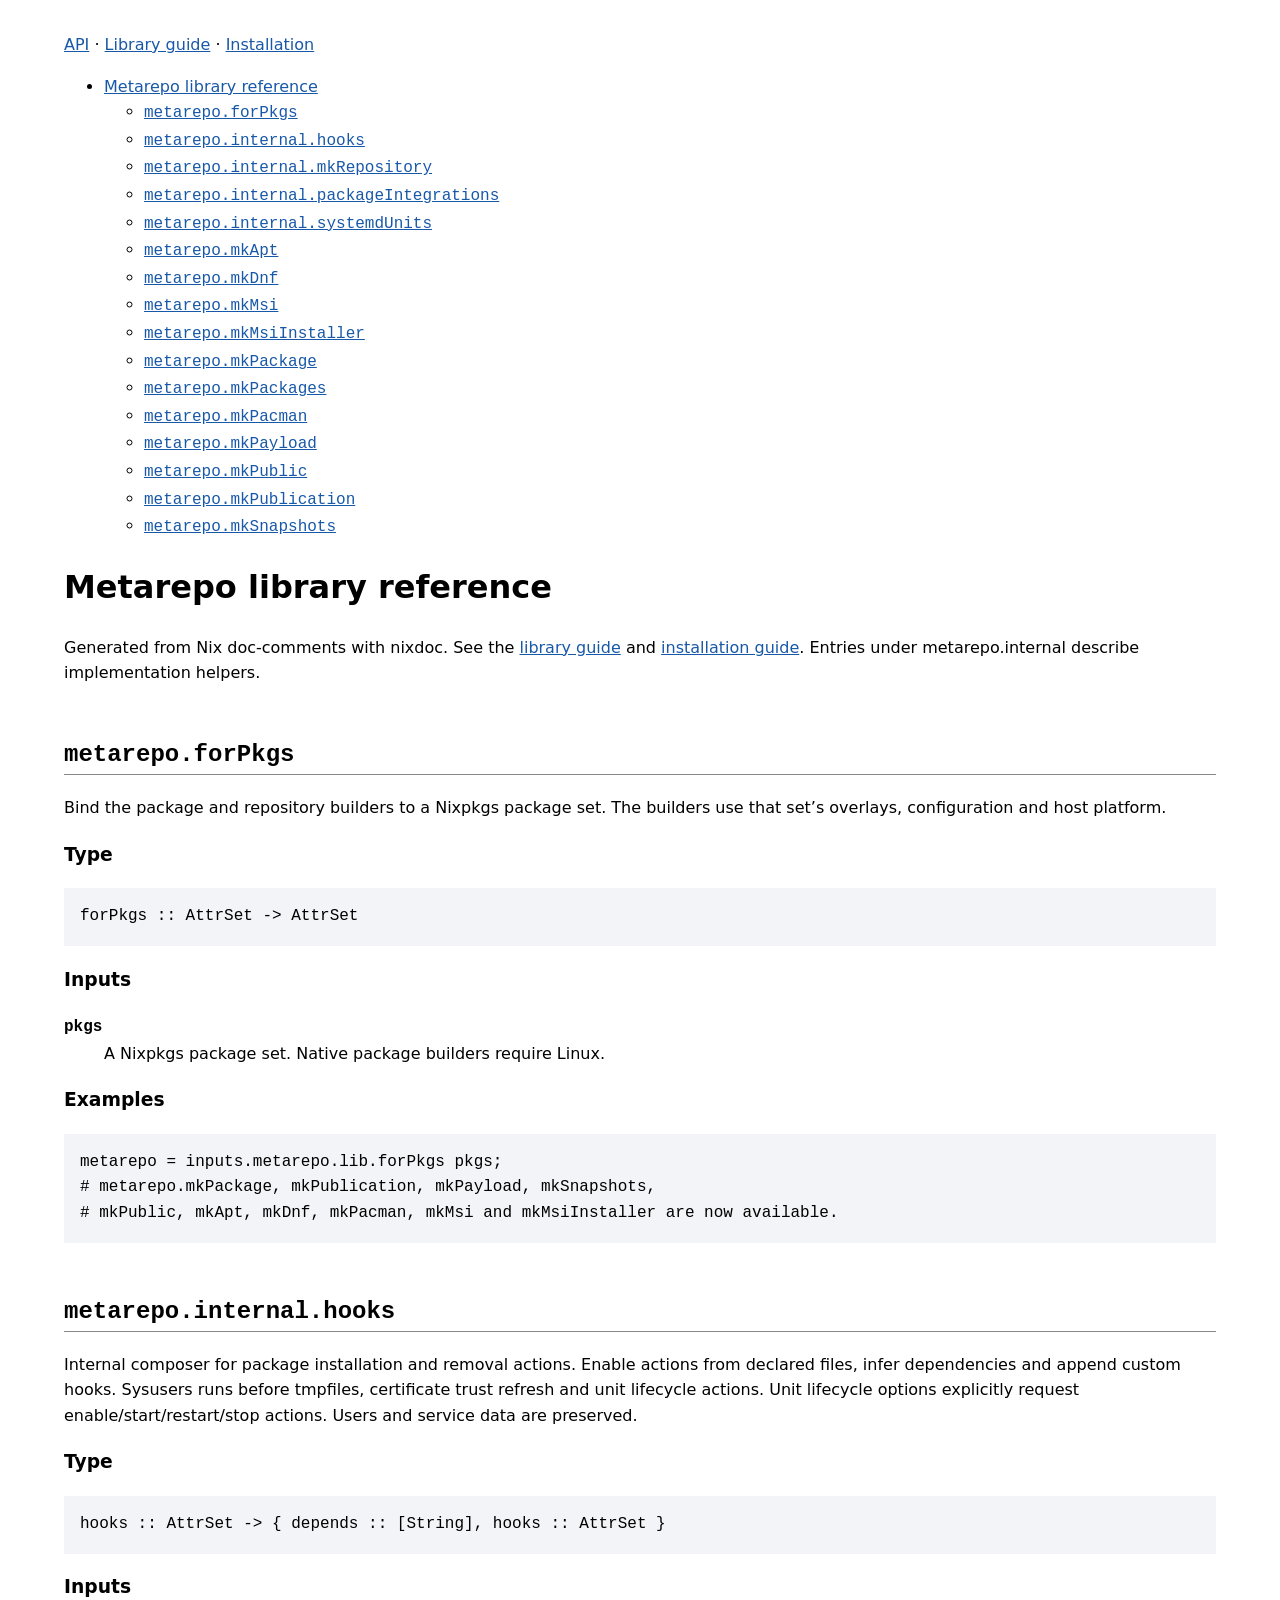
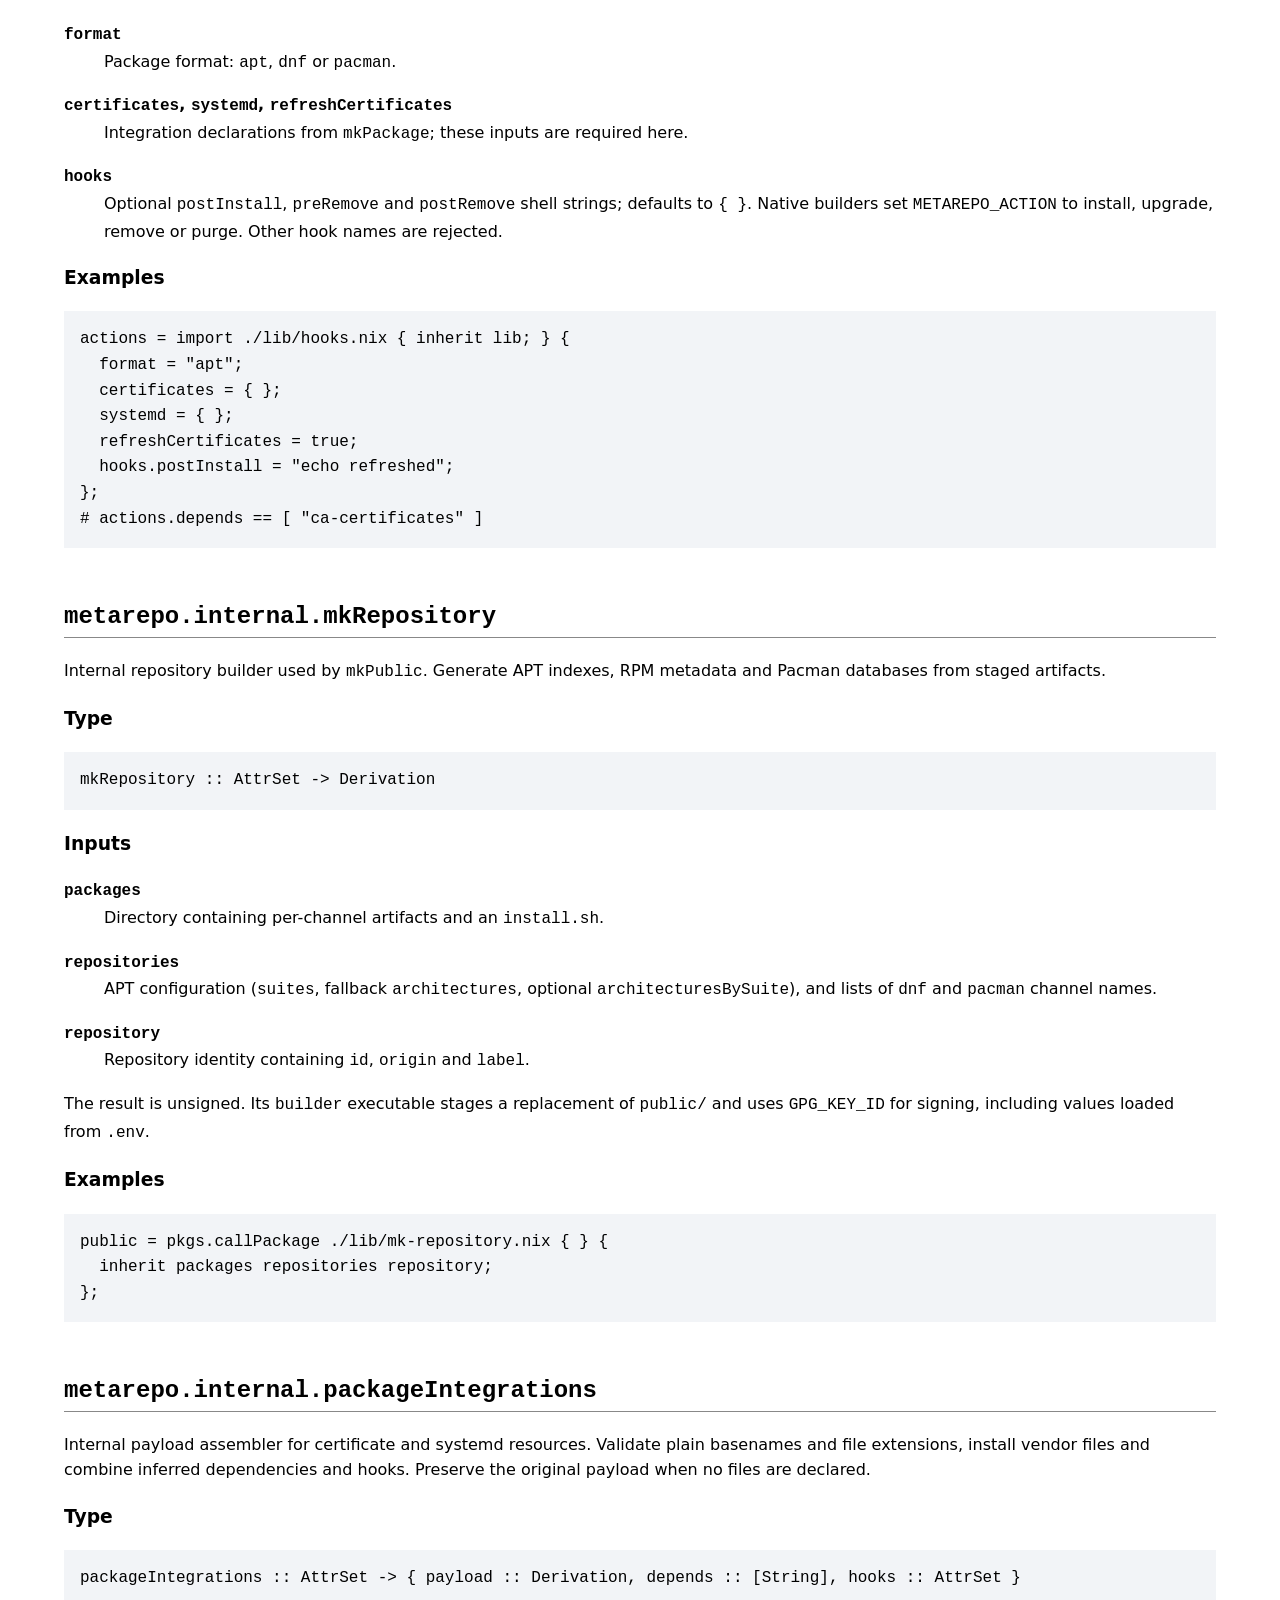
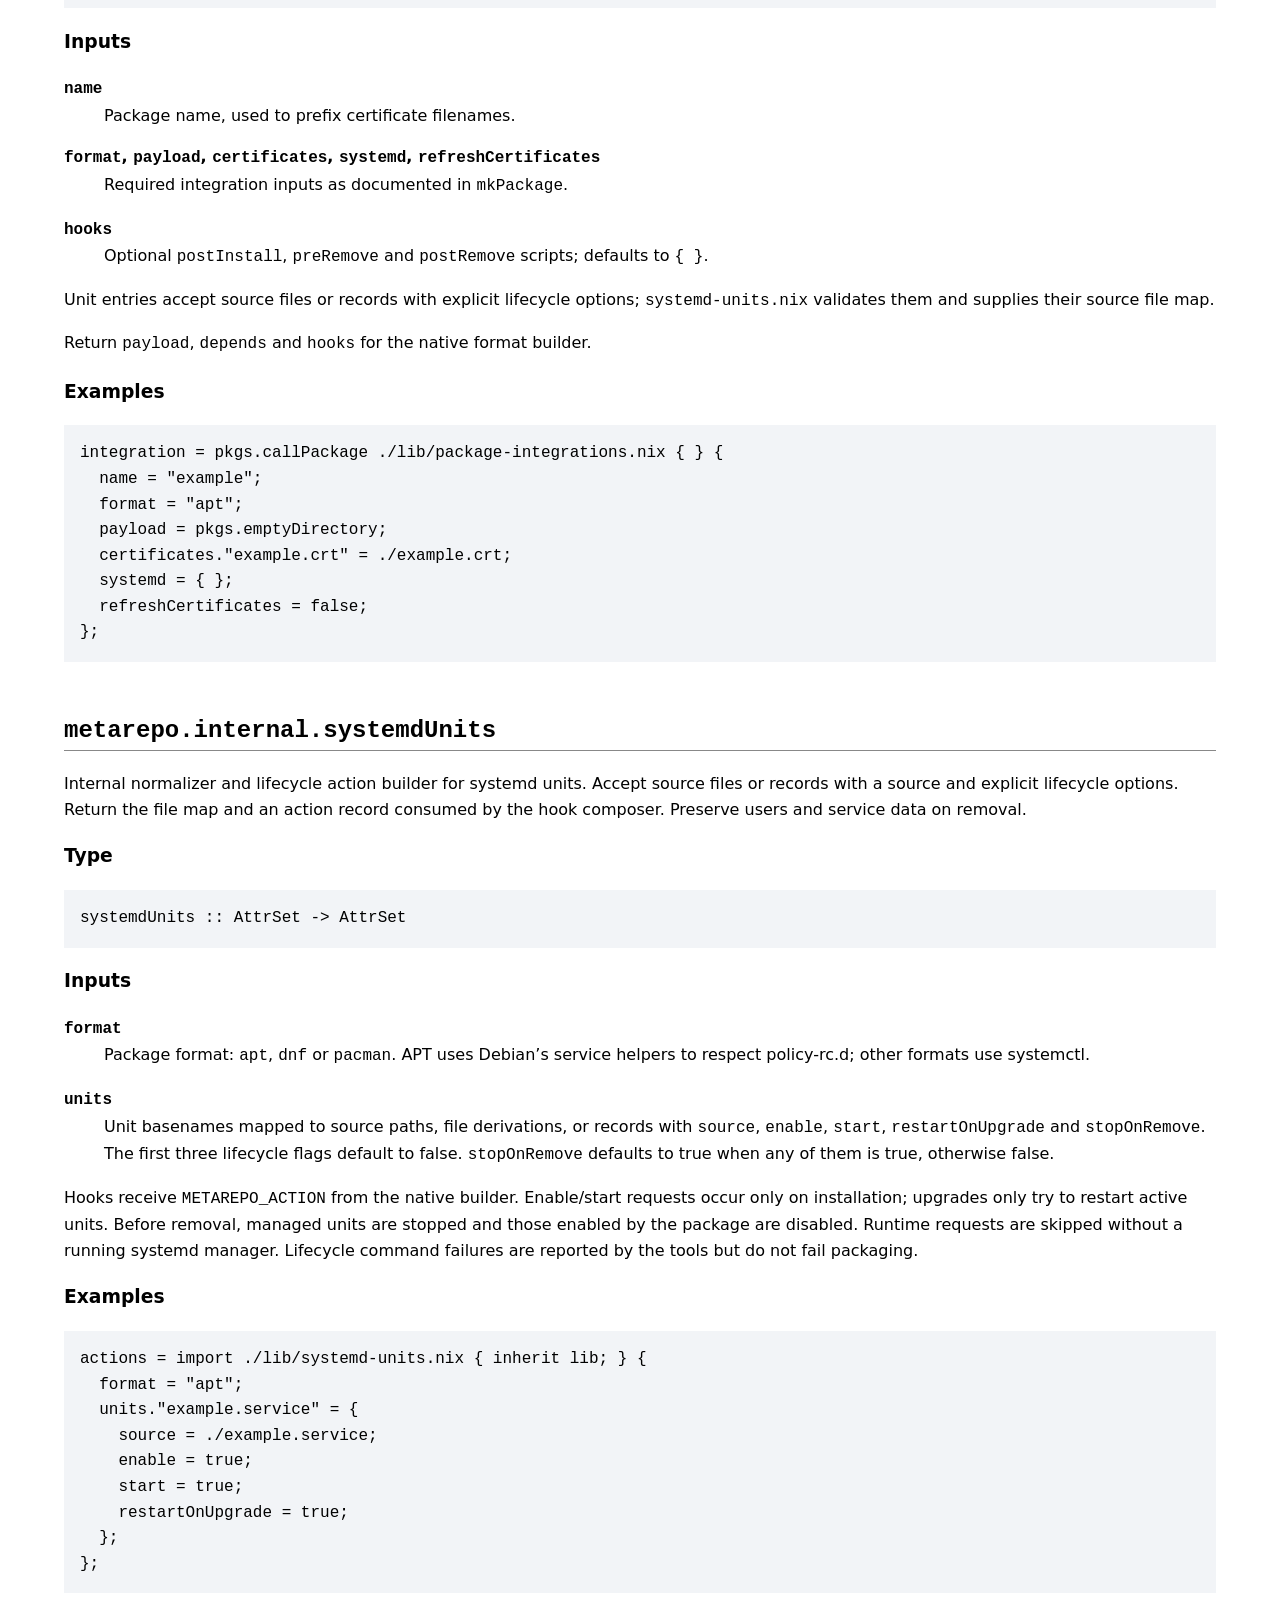
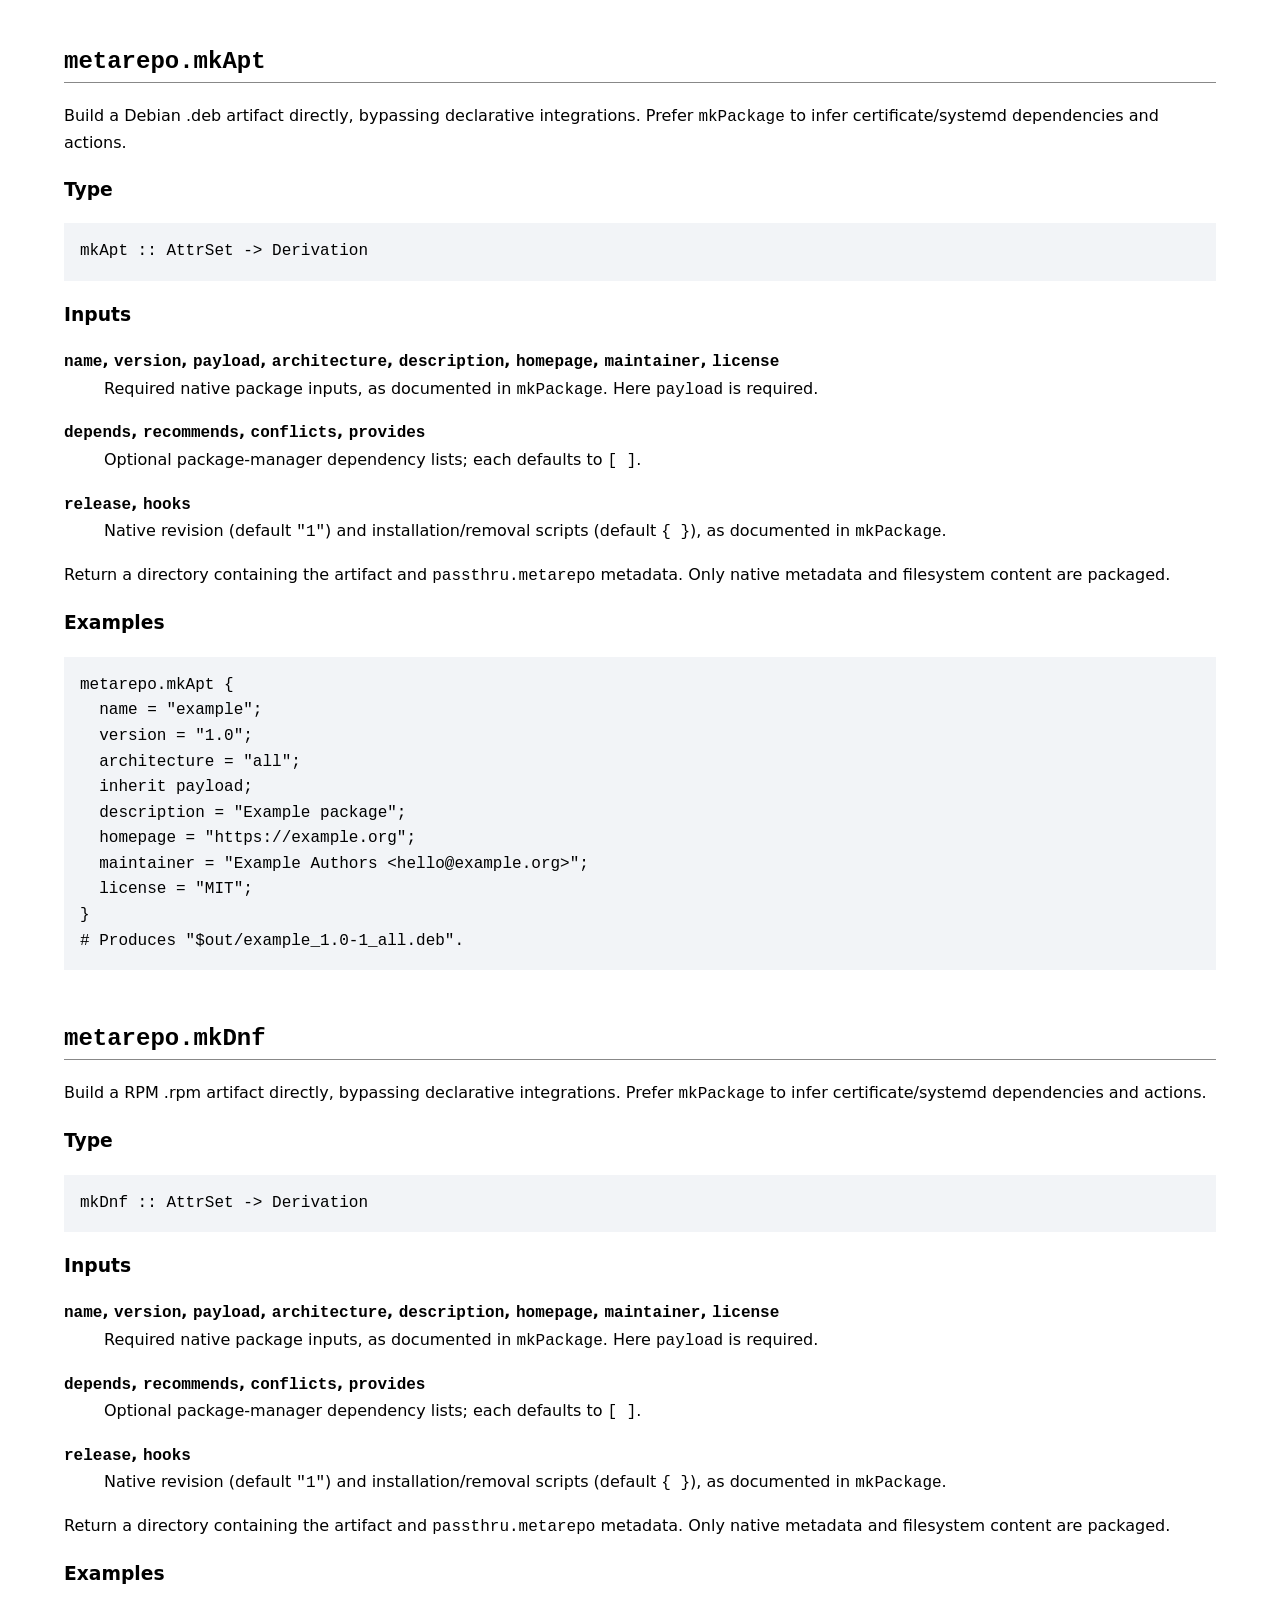
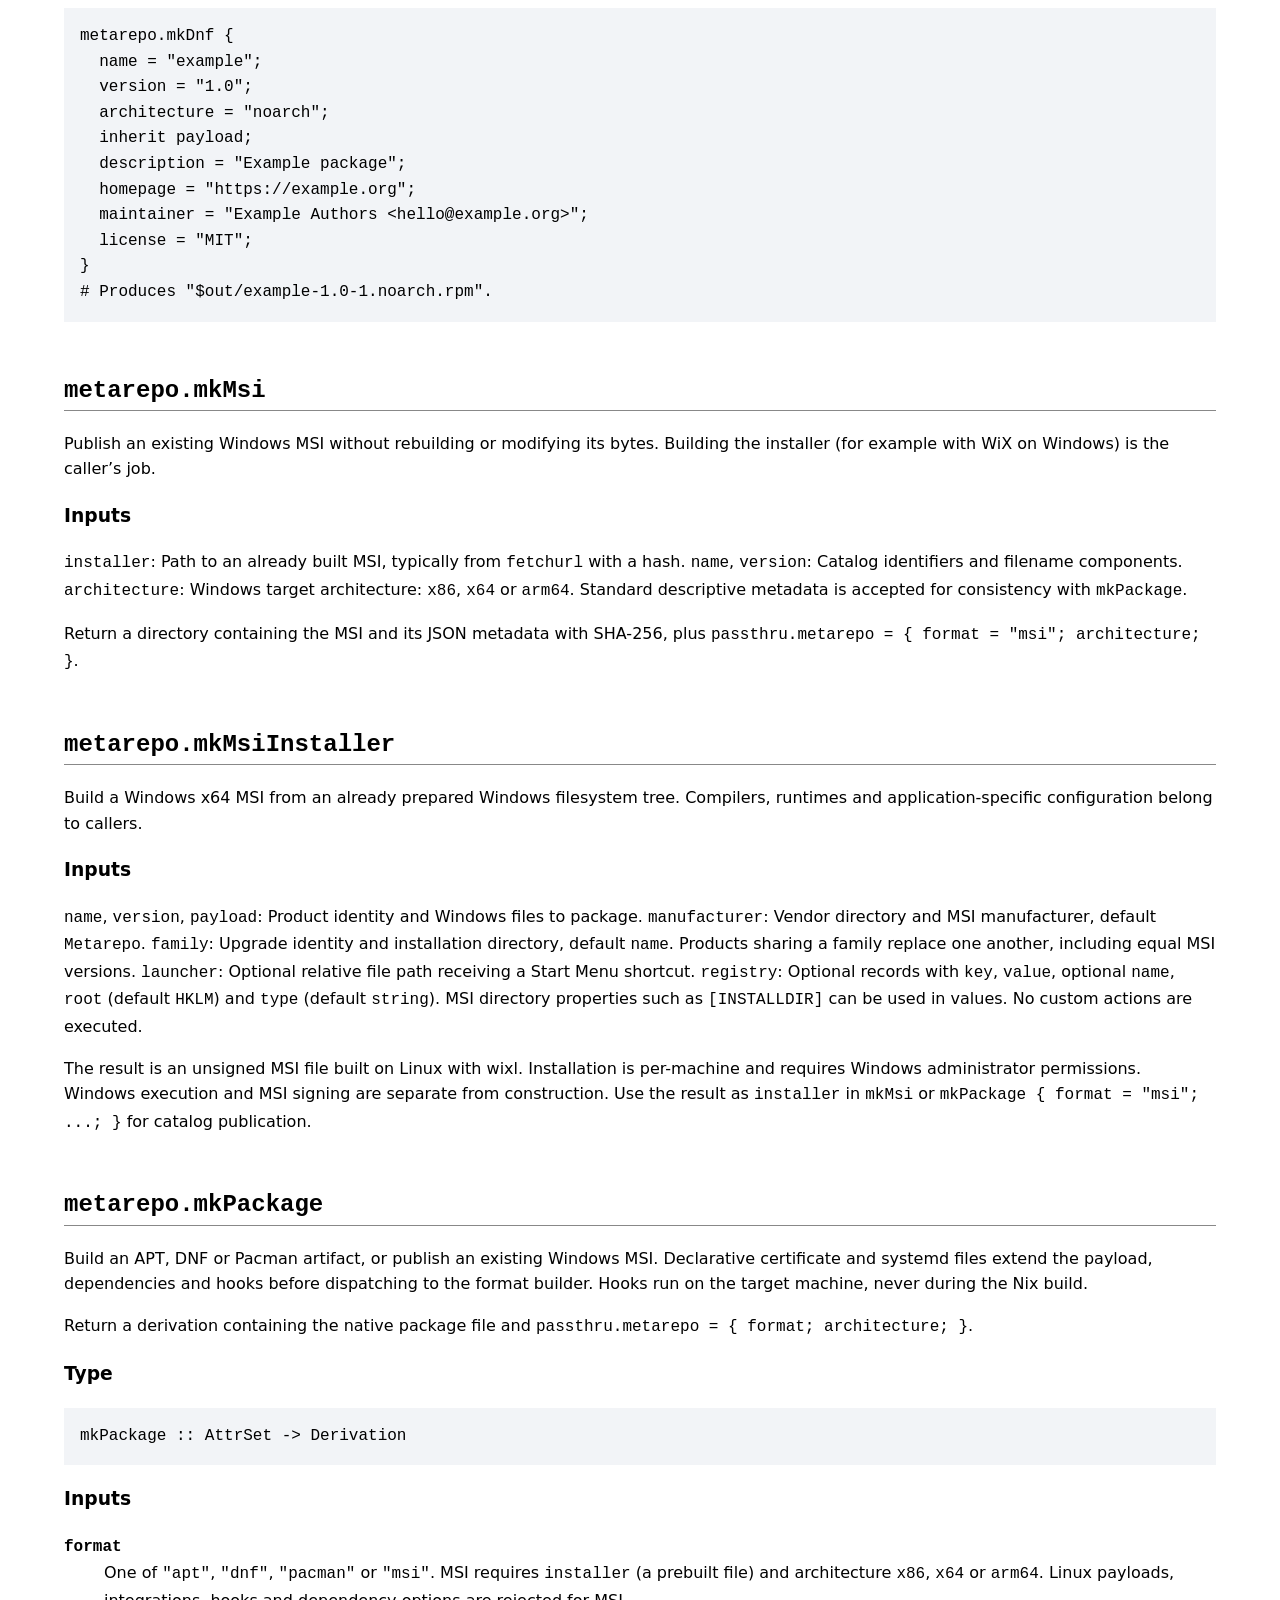
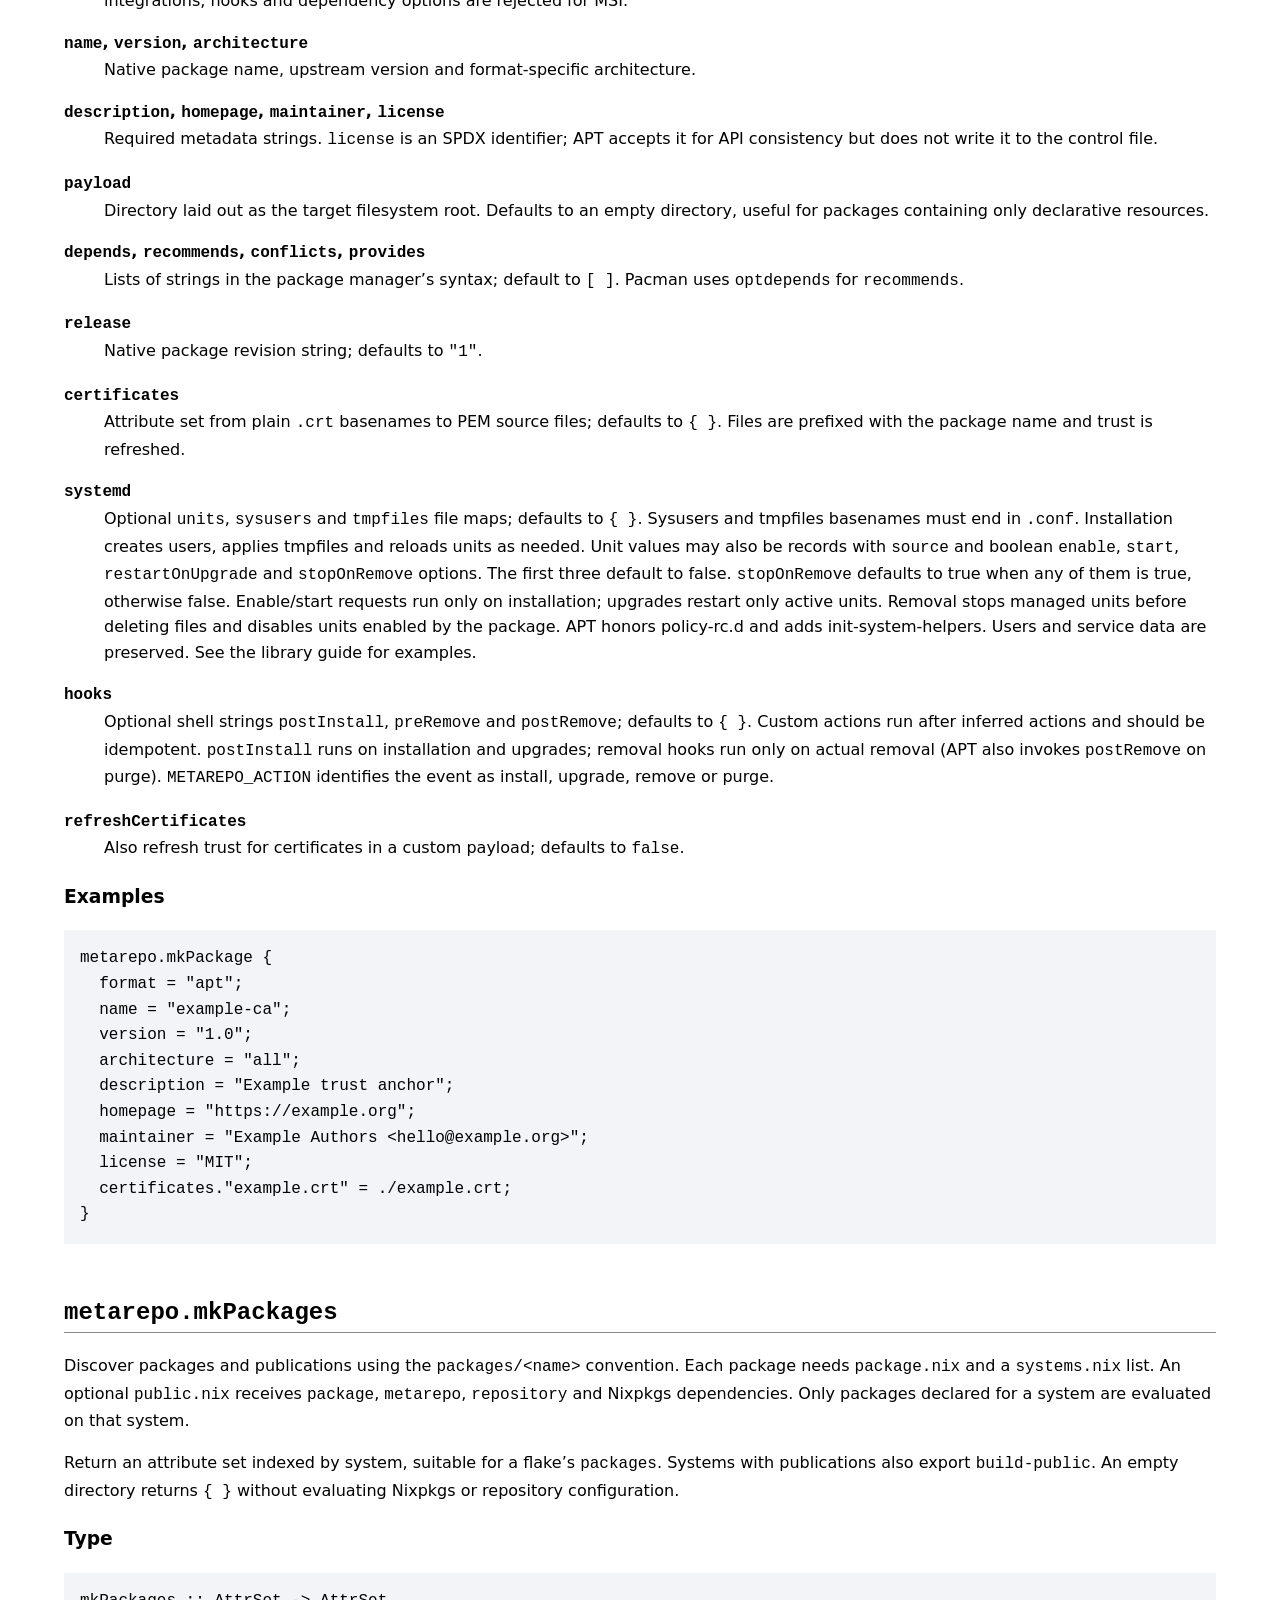
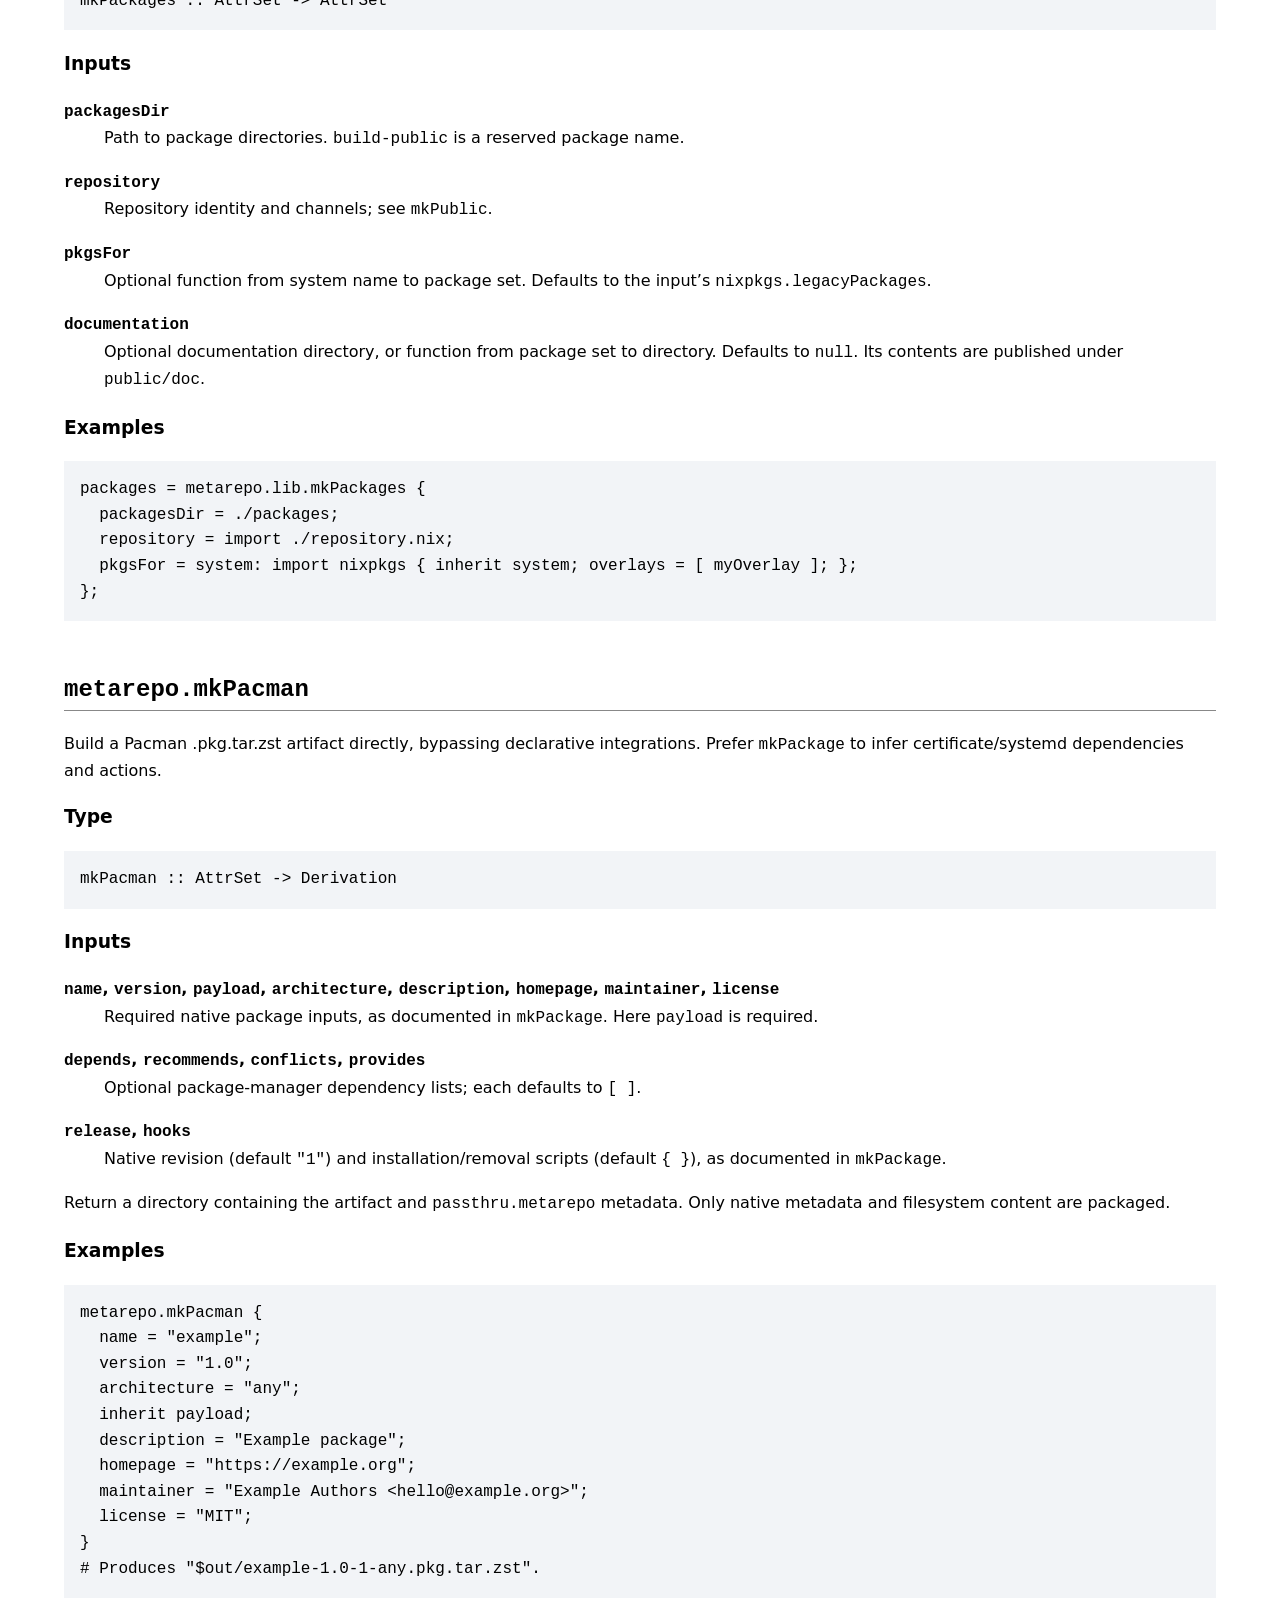
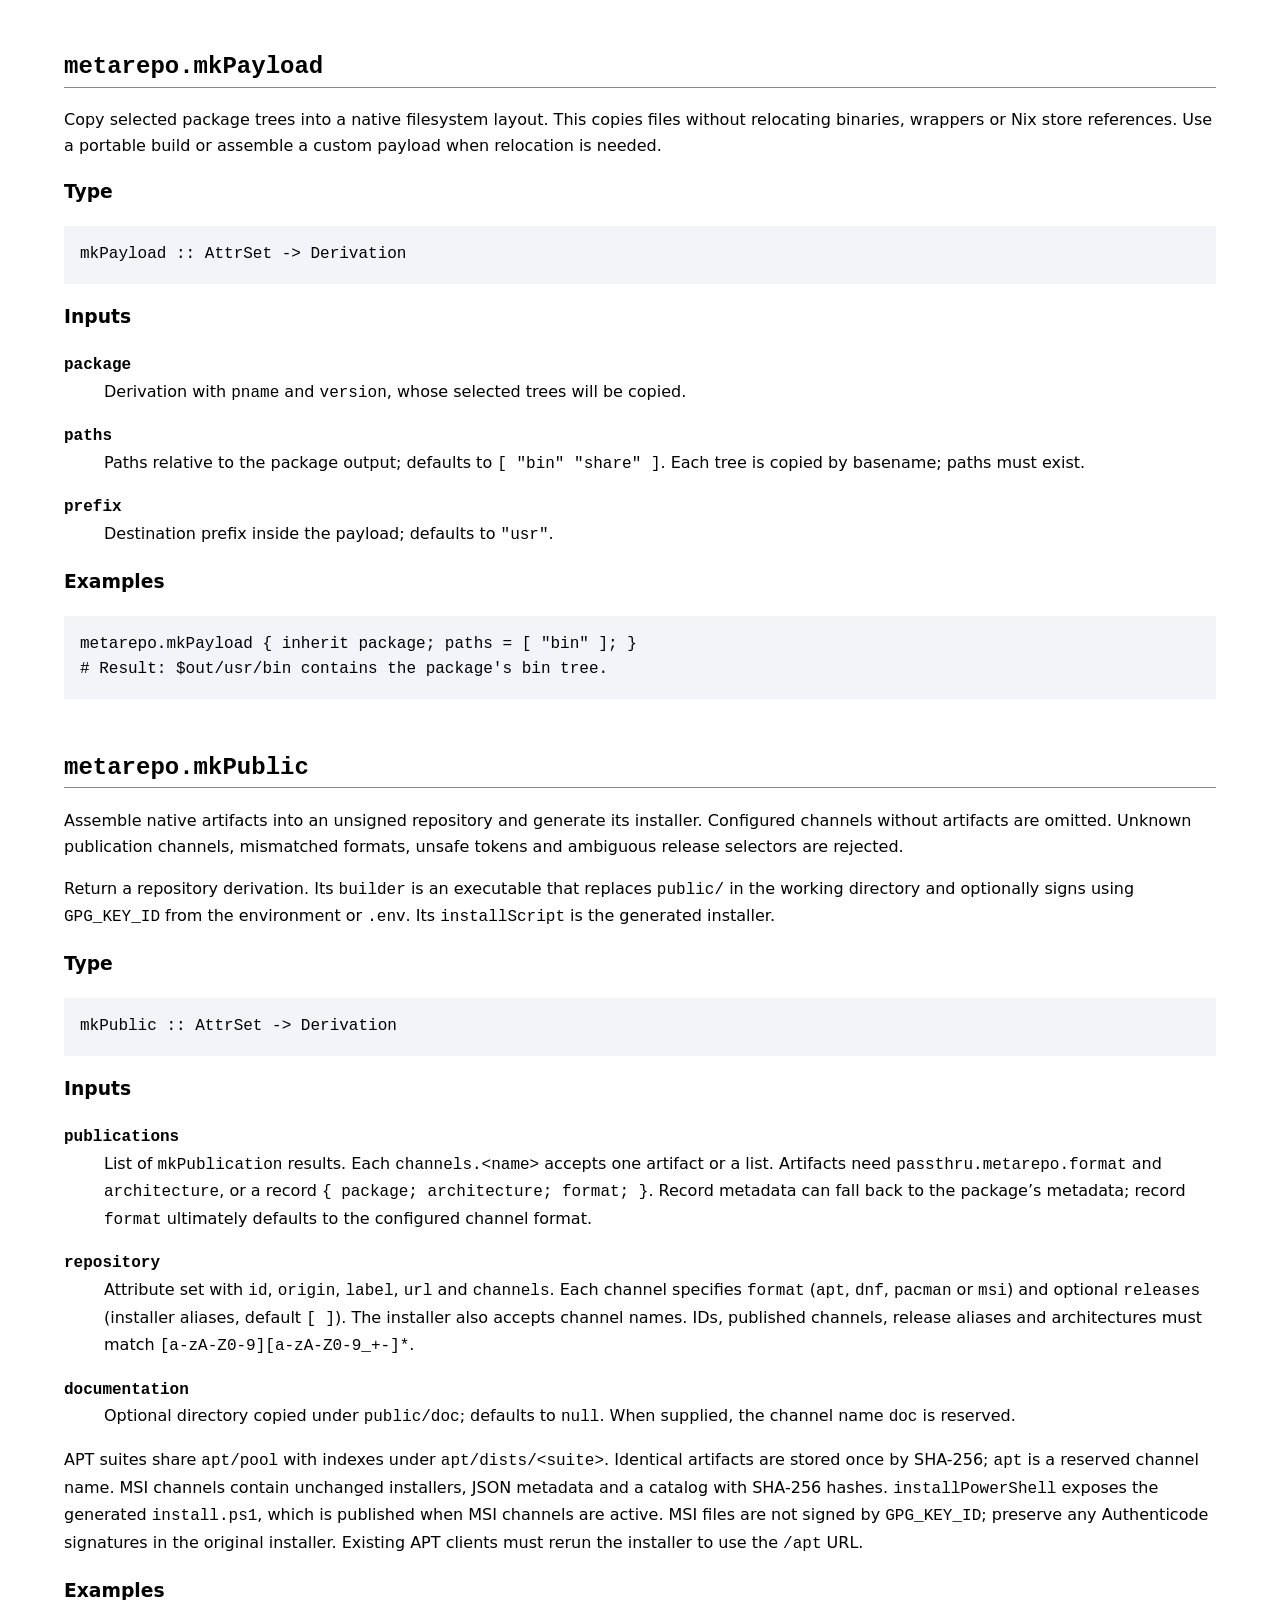
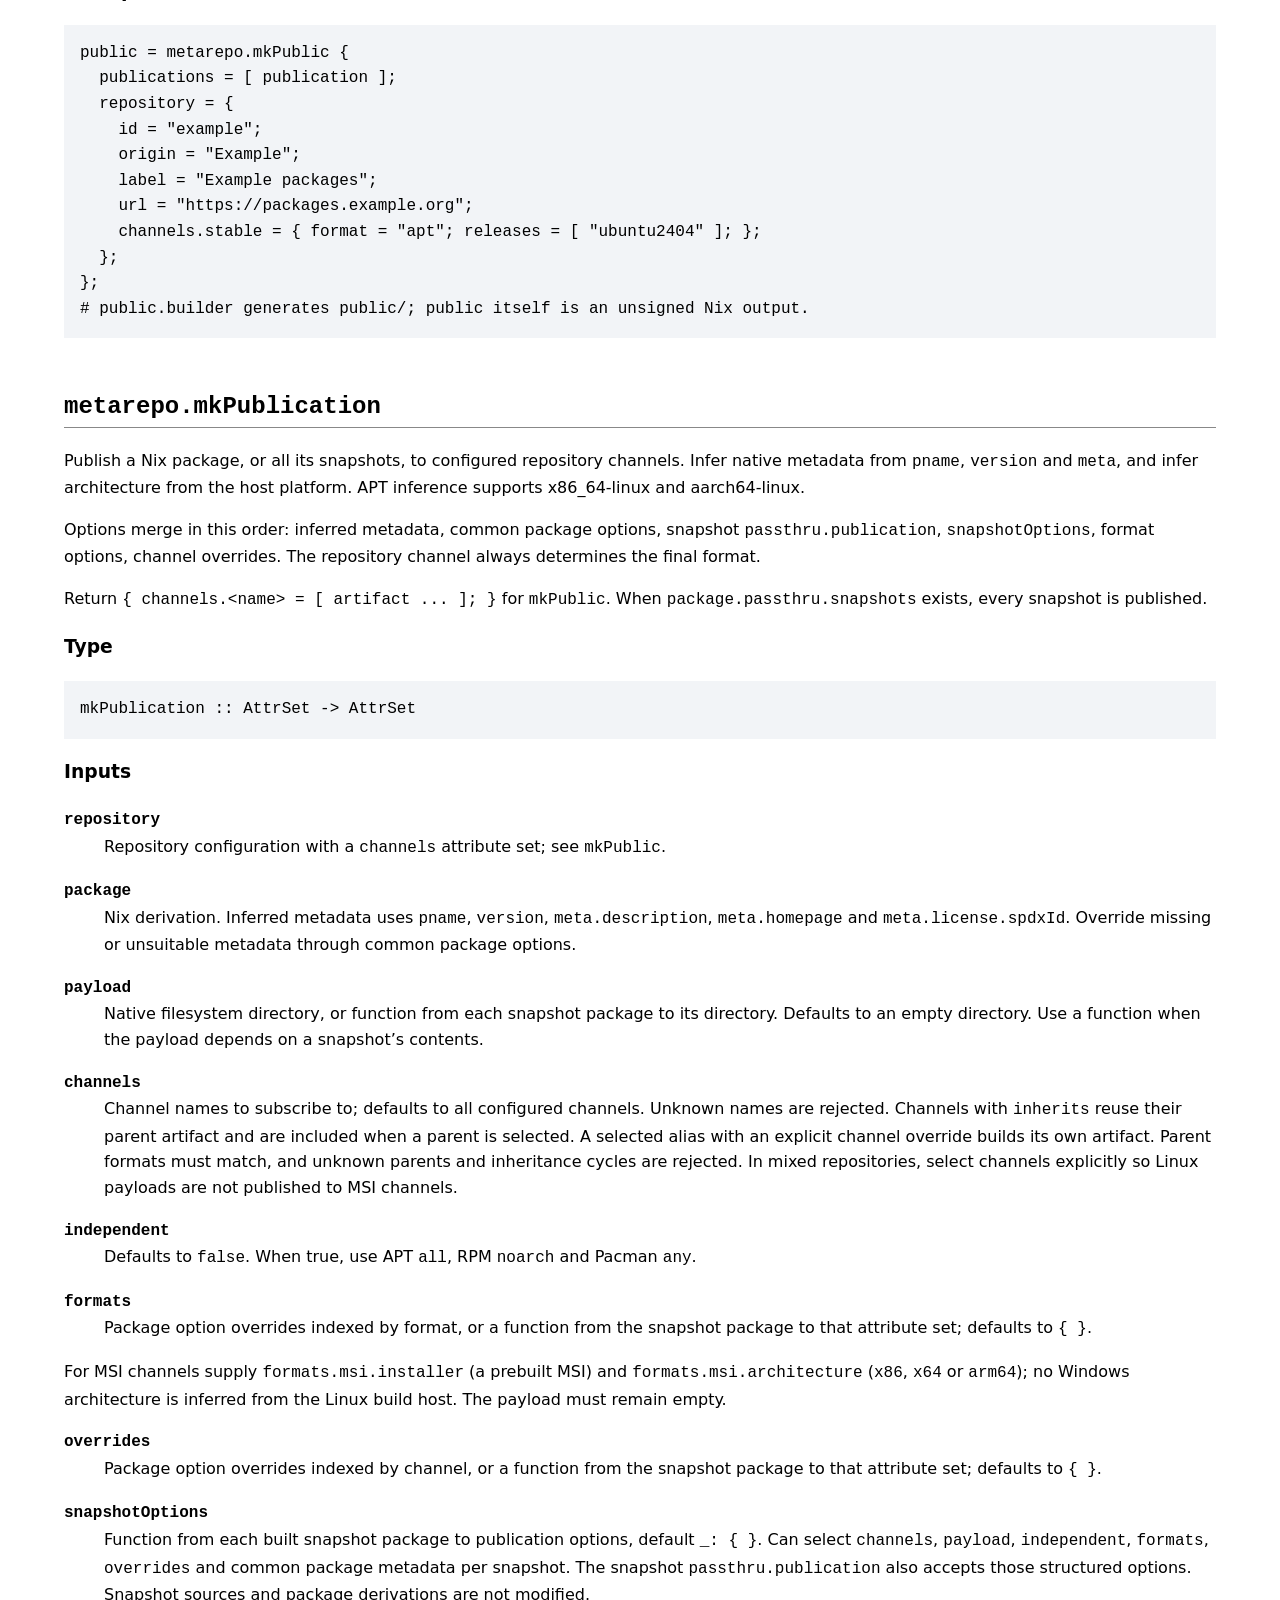
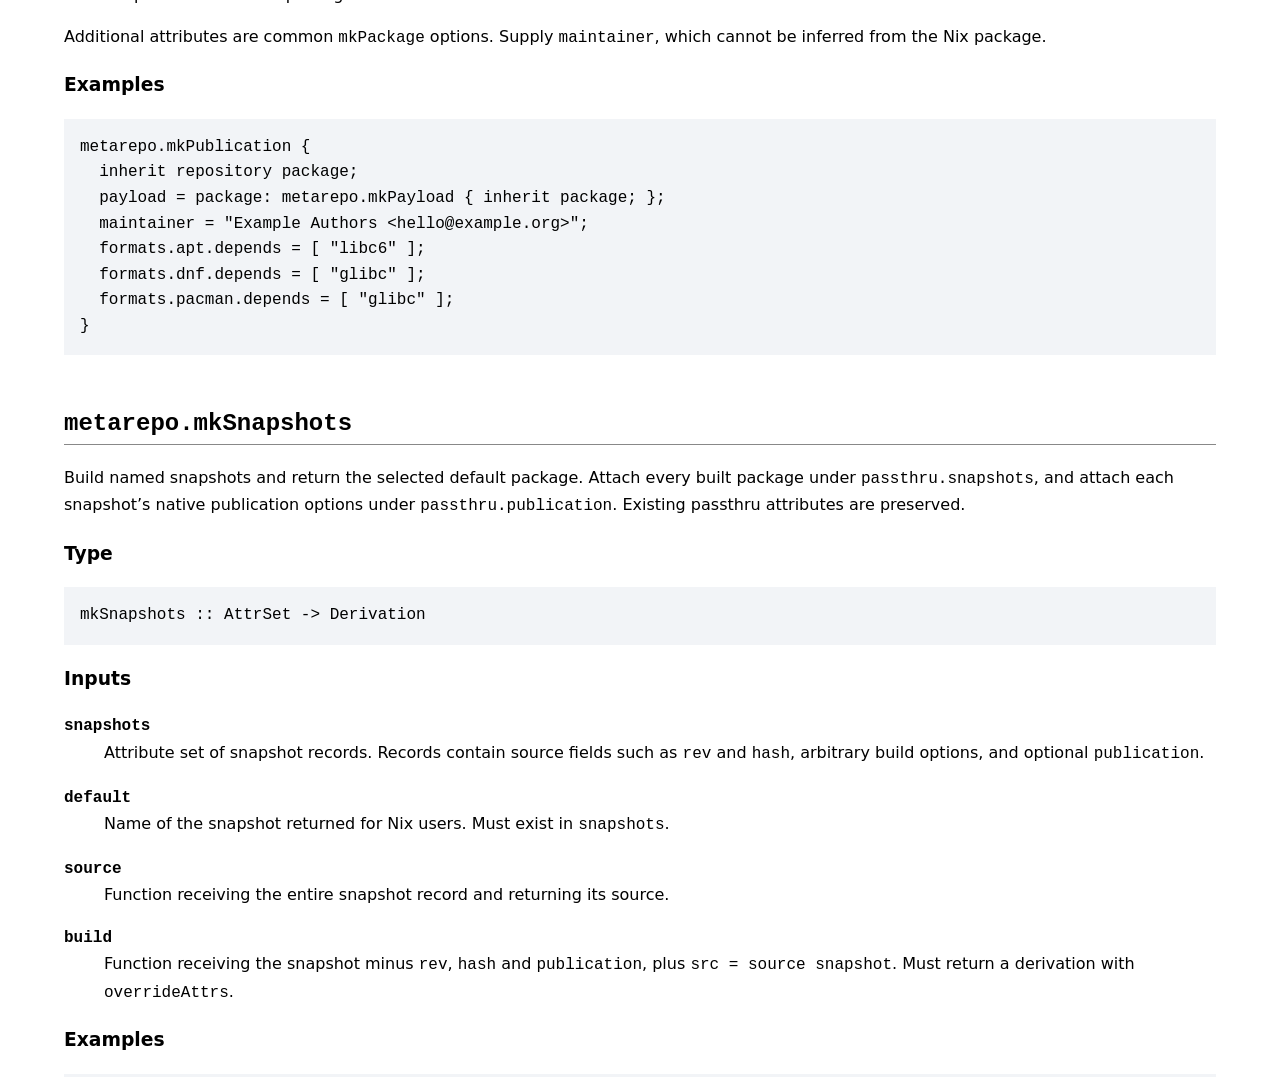
<file: public/doc/index.html>
<!doctype html>
<html lang="en">
<head>
  <meta charset="utf-8">
  <meta name="viewport" content="width=device-width, initial-scale=1">
  <title>Metarepo: api</title>
  <link rel="stylesheet" href="style.css">
</head>
<body>
  <nav aria-label="Documentation">
    <a href="index.html">API</a> · <a href="library.html">Library guide</a> ·
    <a href="install.html">Installation</a>
  </nav>
  <nav aria-label="Contents"><ul>
<li><a href="#metarepo-library-reference"
id="toc-metarepo-library-reference">Metarepo library reference</a>
<ul>
<li><a href="#metarepo.forpkgs"
id="toc-metarepo.forpkgs"><code>metarepo.forPkgs</code></a></li>
<li><a href="#metarepo.internal.hooks"
id="toc-metarepo.internal.hooks"><code>metarepo.internal.hooks</code></a></li>
<li><a href="#metarepo.internal.mkrepository"
id="toc-metarepo.internal.mkrepository"><code>metarepo.internal.mkRepository</code></a></li>
<li><a href="#metarepo.internal.packageintegrations"
id="toc-metarepo.internal.packageintegrations"><code>metarepo.internal.packageIntegrations</code></a></li>
<li><a href="#metarepo.internal.systemdunits"
id="toc-metarepo.internal.systemdunits"><code>metarepo.internal.systemdUnits</code></a></li>
<li><a href="#metarepo.mkapt"
id="toc-metarepo.mkapt"><code>metarepo.mkApt</code></a></li>
<li><a href="#metarepo.mkdnf"
id="toc-metarepo.mkdnf"><code>metarepo.mkDnf</code></a></li>
<li><a href="#metarepo.mkmsi"
id="toc-metarepo.mkmsi"><code>metarepo.mkMsi</code></a></li>
<li><a href="#metarepo.mkmsiinstaller"
id="toc-metarepo.mkmsiinstaller"><code>metarepo.mkMsiInstaller</code></a></li>
<li><a href="#metarepo.mkpackage"
id="toc-metarepo.mkpackage"><code>metarepo.mkPackage</code></a></li>
<li><a href="#metarepo.mkpackages"
id="toc-metarepo.mkpackages"><code>metarepo.mkPackages</code></a></li>
<li><a href="#metarepo.mkpacman"
id="toc-metarepo.mkpacman"><code>metarepo.mkPacman</code></a></li>
<li><a href="#metarepo.mkpayload"
id="toc-metarepo.mkpayload"><code>metarepo.mkPayload</code></a></li>
<li><a href="#metarepo.mkpublic"
id="toc-metarepo.mkpublic"><code>metarepo.mkPublic</code></a></li>
<li><a href="#metarepo.mkpublication"
id="toc-metarepo.mkpublication"><code>metarepo.mkPublication</code></a></li>
<li><a href="#metarepo.mksnapshots"
id="toc-metarepo.mksnapshots"><code>metarepo.mkSnapshots</code></a></li>
</ul></li>
</ul></nav>
  <main><h1 id="metarepo-library-reference">Metarepo library
reference</h1>
<p>Generated from Nix doc-comments with nixdoc. See the <a
href="library.html">library guide</a> and <a
href="install.html">installation guide</a>. Entries under
metarepo.internal describe implementation helpers.</p>
<h2 id="metarepo.forpkgs"><code>metarepo.forPkgs</code></h2>
<p>Bind the package and repository builders to a Nixpkgs package set.
The builders use that set’s overlays, configuration and host
platform.</p>
<h3 id="type">Type</h3>
<pre><code>forPkgs :: AttrSet -&gt; AttrSet</code></pre>
<h3 id="inputs">Inputs</h3>
<dl>
<dt><code>pkgs</code></dt>
<dd>
A Nixpkgs package set. Native package builders require Linux.
</dd>
</dl>
<h3 id="examples">Examples</h3>
<pre class="nix"><code>metarepo = inputs.metarepo.lib.forPkgs pkgs;
# metarepo.mkPackage, mkPublication, mkPayload, mkSnapshots,
# mkPublic, mkApt, mkDnf, mkPacman, mkMsi and mkMsiInstaller are now available.</code></pre>
<h2
id="metarepo.internal.hooks"><code>metarepo.internal.hooks</code></h2>
<p>Internal composer for package installation and removal actions.
Enable actions from declared files, infer dependencies and append custom
hooks. Sysusers runs before tmpfiles, certificate trust refresh and unit
lifecycle actions. Unit lifecycle options explicitly request
enable/start/restart/stop actions. Users and service data are
preserved.</p>
<h3 id="type-1">Type</h3>
<pre><code>hooks :: AttrSet -&gt; { depends :: [String], hooks :: AttrSet }</code></pre>
<h3 id="inputs-1">Inputs</h3>
<dl>
<dt><code>format</code></dt>
<dd>
Package format: <code>apt</code>, <code>dnf</code> or
<code>pacman</code>.
</dd>
<dt><code>certificates</code>, <code>systemd</code>,
<code>refreshCertificates</code></dt>
<dd>
Integration declarations from <code>mkPackage</code>; these inputs are
required here.
</dd>
<dt><code>hooks</code></dt>
<dd>
Optional <code>postInstall</code>, <code>preRemove</code> and
<code>postRemove</code> shell strings; defaults to <code>{ }</code>.
Native builders set <code>METAREPO_ACTION</code> to install, upgrade,
remove or purge. Other hook names are rejected.
</dd>
</dl>
<h3 id="examples-1">Examples</h3>
<pre class="nix"><code>actions = import ./lib/hooks.nix { inherit lib; } {
  format = &quot;apt&quot;;
  certificates = { };
  systemd = { };
  refreshCertificates = true;
  hooks.postInstall = &quot;echo refreshed&quot;;
};
# actions.depends == [ &quot;ca-certificates&quot; ]</code></pre>
<h2
id="metarepo.internal.mkrepository"><code>metarepo.internal.mkRepository</code></h2>
<p>Internal repository builder used by <code>mkPublic</code>. Generate
APT indexes, RPM metadata and Pacman databases from staged
artifacts.</p>
<h3 id="type-2">Type</h3>
<pre><code>mkRepository :: AttrSet -&gt; Derivation</code></pre>
<h3 id="inputs-2">Inputs</h3>
<dl>
<dt><code>packages</code></dt>
<dd>
Directory containing per-channel artifacts and an
<code>install.sh</code>.
</dd>
<dt><code>repositories</code></dt>
<dd>
APT configuration (<code>suites</code>, fallback
<code>architectures</code>, optional <code>architecturesBySuite</code>),
and lists of <code>dnf</code> and <code>pacman</code> channel names.
</dd>
<dt><code>repository</code></dt>
<dd>
Repository identity containing <code>id</code>, <code>origin</code> and
<code>label</code>.
</dd>
</dl>
<p>The result is unsigned. Its <code>builder</code> executable stages a
replacement of <code>public/</code> and uses <code>GPG_KEY_ID</code> for
signing, including values loaded from <code>.env</code>.</p>
<h3 id="examples-2">Examples</h3>
<pre class="nix"><code>public = pkgs.callPackage ./lib/mk-repository.nix { } {
  inherit packages repositories repository;
};</code></pre>
<h2
id="metarepo.internal.packageintegrations"><code>metarepo.internal.packageIntegrations</code></h2>
<p>Internal payload assembler for certificate and systemd resources.
Validate plain basenames and file extensions, install vendor files and
combine inferred dependencies and hooks. Preserve the original payload
when no files are declared.</p>
<h3 id="type-3">Type</h3>
<pre><code>packageIntegrations :: AttrSet -&gt; { payload :: Derivation, depends :: [String], hooks :: AttrSet }</code></pre>
<h3 id="inputs-3">Inputs</h3>
<dl>
<dt><code>name</code></dt>
<dd>
Package name, used to prefix certificate filenames.
</dd>
<dt><code>format</code>, <code>payload</code>,
<code>certificates</code>, <code>systemd</code>,
<code>refreshCertificates</code></dt>
<dd>
Required integration inputs as documented in <code>mkPackage</code>.
</dd>
<dt><code>hooks</code></dt>
<dd>
Optional <code>postInstall</code>, <code>preRemove</code> and
<code>postRemove</code> scripts; defaults to <code>{ }</code>.
</dd>
</dl>
<p>Unit entries accept source files or records with explicit lifecycle
options; <code>systemd-units.nix</code> validates them and supplies
their source file map.</p>
<p>Return <code>payload</code>, <code>depends</code> and
<code>hooks</code> for the native format builder.</p>
<h3 id="examples-3">Examples</h3>
<pre class="nix"><code>integration = pkgs.callPackage ./lib/package-integrations.nix { } {
  name = &quot;example&quot;;
  format = &quot;apt&quot;;
  payload = pkgs.emptyDirectory;
  certificates.&quot;example.crt&quot; = ./example.crt;
  systemd = { };
  refreshCertificates = false;
};</code></pre>
<h2
id="metarepo.internal.systemdunits"><code>metarepo.internal.systemdUnits</code></h2>
<p>Internal normalizer and lifecycle action builder for systemd units.
Accept source files or records with a source and explicit lifecycle
options. Return the file map and an action record consumed by the hook
composer. Preserve users and service data on removal.</p>
<h3 id="type-4">Type</h3>
<pre><code>systemdUnits :: AttrSet -&gt; AttrSet</code></pre>
<h3 id="inputs-4">Inputs</h3>
<dl>
<dt><code>format</code></dt>
<dd>
Package format: <code>apt</code>, <code>dnf</code> or
<code>pacman</code>. APT uses Debian’s service helpers to respect
policy-rc.d; other formats use systemctl.
</dd>
<dt><code>units</code></dt>
<dd>
Unit basenames mapped to source paths, file derivations, or records with
<code>source</code>, <code>enable</code>, <code>start</code>,
<code>restartOnUpgrade</code> and <code>stopOnRemove</code>. The first
three lifecycle flags default to false. <code>stopOnRemove</code>
defaults to true when any of them is true, otherwise false.
</dd>
</dl>
<p>Hooks receive <code>METAREPO_ACTION</code> from the native builder.
Enable/start requests occur only on installation; upgrades only try to
restart active units. Before removal, managed units are stopped and
those enabled by the package are disabled. Runtime requests are skipped
without a running systemd manager. Lifecycle command failures are
reported by the tools but do not fail packaging.</p>
<h3 id="examples-4">Examples</h3>
<pre class="nix"><code>actions = import ./lib/systemd-units.nix { inherit lib; } {
  format = &quot;apt&quot;;
  units.&quot;example.service&quot; = {
    source = ./example.service;
    enable = true;
    start = true;
    restartOnUpgrade = true;
  };
};</code></pre>
<h2 id="metarepo.mkapt"><code>metarepo.mkApt</code></h2>
<p>Build a Debian .deb artifact directly, bypassing declarative
integrations. Prefer <code>mkPackage</code> to infer certificate/systemd
dependencies and actions.</p>
<h3 id="type-5">Type</h3>
<pre><code>mkApt :: AttrSet -&gt; Derivation</code></pre>
<h3 id="inputs-5">Inputs</h3>
<dl>
<dt><code>name</code>, <code>version</code>, <code>payload</code>,
<code>architecture</code>, <code>description</code>,
<code>homepage</code>, <code>maintainer</code>,
<code>license</code></dt>
<dd>
Required native package inputs, as documented in <code>mkPackage</code>.
Here <code>payload</code> is required.
</dd>
<dt><code>depends</code>, <code>recommends</code>,
<code>conflicts</code>, <code>provides</code></dt>
<dd>
Optional package-manager dependency lists; each defaults to
<code>[ ]</code>.
</dd>
<dt><code>release</code>, <code>hooks</code></dt>
<dd>
Native revision (default <code>"1"</code>) and installation/removal
scripts (default <code>{ }</code>), as documented in
<code>mkPackage</code>.
</dd>
</dl>
<p>Return a directory containing the artifact and
<code>passthru.metarepo</code> metadata. Only native metadata and
filesystem content are packaged.</p>
<h3 id="examples-5">Examples</h3>
<pre class="nix"><code>metarepo.mkApt {
  name = &quot;example&quot;;
  version = &quot;1.0&quot;;
  architecture = &quot;all&quot;;
  inherit payload;
  description = &quot;Example package&quot;;
  homepage = &quot;https://example.org&quot;;
  maintainer = &quot;Example Authors &lt;hello@example.org&gt;&quot;;
  license = &quot;MIT&quot;;
}
# Produces &quot;$out/example_1.0-1_all.deb&quot;.</code></pre>
<h2 id="metarepo.mkdnf"><code>metarepo.mkDnf</code></h2>
<p>Build a RPM .rpm artifact directly, bypassing declarative
integrations. Prefer <code>mkPackage</code> to infer certificate/systemd
dependencies and actions.</p>
<h3 id="type-6">Type</h3>
<pre><code>mkDnf :: AttrSet -&gt; Derivation</code></pre>
<h3 id="inputs-6">Inputs</h3>
<dl>
<dt><code>name</code>, <code>version</code>, <code>payload</code>,
<code>architecture</code>, <code>description</code>,
<code>homepage</code>, <code>maintainer</code>,
<code>license</code></dt>
<dd>
Required native package inputs, as documented in <code>mkPackage</code>.
Here <code>payload</code> is required.
</dd>
<dt><code>depends</code>, <code>recommends</code>,
<code>conflicts</code>, <code>provides</code></dt>
<dd>
Optional package-manager dependency lists; each defaults to
<code>[ ]</code>.
</dd>
<dt><code>release</code>, <code>hooks</code></dt>
<dd>
Native revision (default <code>"1"</code>) and installation/removal
scripts (default <code>{ }</code>), as documented in
<code>mkPackage</code>.
</dd>
</dl>
<p>Return a directory containing the artifact and
<code>passthru.metarepo</code> metadata. Only native metadata and
filesystem content are packaged.</p>
<h3 id="examples-6">Examples</h3>
<pre class="nix"><code>metarepo.mkDnf {
  name = &quot;example&quot;;
  version = &quot;1.0&quot;;
  architecture = &quot;noarch&quot;;
  inherit payload;
  description = &quot;Example package&quot;;
  homepage = &quot;https://example.org&quot;;
  maintainer = &quot;Example Authors &lt;hello@example.org&gt;&quot;;
  license = &quot;MIT&quot;;
}
# Produces &quot;$out/example-1.0-1.noarch.rpm&quot;.</code></pre>
<h2 id="metarepo.mkmsi"><code>metarepo.mkMsi</code></h2>
<p>Publish an existing Windows MSI without rebuilding or modifying its
bytes. Building the installer (for example with WiX on Windows) is the
caller’s job.</p>
<h3 id="inputs-7">Inputs</h3>
<p><code>installer</code>: Path to an already built MSI, typically from
<code>fetchurl</code> with a hash. <code>name</code>,
<code>version</code>: Catalog identifiers and filename components.
<code>architecture</code>: Windows target architecture:
<code>x86</code>, <code>x64</code> or <code>arm64</code>. Standard
descriptive metadata is accepted for consistency with
<code>mkPackage</code>.</p>
<p>Return a directory containing the MSI and its JSON metadata with
SHA-256, plus
<code>passthru.metarepo = { format = "msi"; architecture; }</code>.</p>
<h2
id="metarepo.mkmsiinstaller"><code>metarepo.mkMsiInstaller</code></h2>
<p>Build a Windows x64 MSI from an already prepared Windows filesystem
tree. Compilers, runtimes and application-specific configuration belong
to callers.</p>
<h3 id="inputs-8">Inputs</h3>
<p><code>name</code>, <code>version</code>, <code>payload</code>:
Product identity and Windows files to package.
<code>manufacturer</code>: Vendor directory and MSI manufacturer,
default <code>Metarepo</code>. <code>family</code>: Upgrade identity and
installation directory, default <code>name</code>. Products sharing a
family replace one another, including equal MSI versions.
<code>launcher</code>: Optional relative file path receiving a Start
Menu shortcut. <code>registry</code>: Optional records with
<code>key</code>, <code>value</code>, optional <code>name</code>,
<code>root</code> (default <code>HKLM</code>) and <code>type</code>
(default <code>string</code>). MSI directory properties such as
<code>[INSTALLDIR]</code> can be used in values. No custom actions are
executed.</p>
<p>The result is an unsigned MSI file built on Linux with wixl.
Installation is per-machine and requires Windows administrator
permissions. Windows execution and MSI signing are separate from
construction. Use the result as <code>installer</code> in
<code>mkMsi</code> or <code>mkPackage { format = "msi"; ...; }</code>
for catalog publication.</p>
<h2 id="metarepo.mkpackage"><code>metarepo.mkPackage</code></h2>
<p>Build an APT, DNF or Pacman artifact, or publish an existing Windows
MSI. Declarative certificate and systemd files extend the payload,
dependencies and hooks before dispatching to the format builder. Hooks
run on the target machine, never during the Nix build.</p>
<p>Return a derivation containing the native package file and
<code>passthru.metarepo = { format; architecture; }</code>.</p>
<h3 id="type-7">Type</h3>
<pre><code>mkPackage :: AttrSet -&gt; Derivation</code></pre>
<h3 id="inputs-9">Inputs</h3>
<dl>
<dt><code>format</code></dt>
<dd>
One of <code>"apt"</code>, <code>"dnf"</code>, <code>"pacman"</code> or
<code>"msi"</code>. MSI requires <code>installer</code> (a prebuilt
file) and architecture <code>x86</code>, <code>x64</code> or
<code>arm64</code>. Linux payloads, integrations, hooks and dependency
options are rejected for MSI.
</dd>
<dt><code>name</code>, <code>version</code>,
<code>architecture</code></dt>
<dd>
Native package name, upstream version and format-specific architecture.
</dd>
<dt><code>description</code>, <code>homepage</code>,
<code>maintainer</code>, <code>license</code></dt>
<dd>
Required metadata strings. <code>license</code> is an SPDX identifier;
APT accepts it for API consistency but does not write it to the control
file.
</dd>
<dt><code>payload</code></dt>
<dd>
Directory laid out as the target filesystem root. Defaults to an empty
directory, useful for packages containing only declarative resources.
</dd>
<dt><code>depends</code>, <code>recommends</code>,
<code>conflicts</code>, <code>provides</code></dt>
<dd>
Lists of strings in the package manager’s syntax; default to
<code>[ ]</code>. Pacman uses <code>optdepends</code> for
<code>recommends</code>.
</dd>
<dt><code>release</code></dt>
<dd>
Native package revision string; defaults to <code>"1"</code>.
</dd>
<dt><code>certificates</code></dt>
<dd>
Attribute set from plain <code>.crt</code> basenames to PEM source
files; defaults to <code>{ }</code>. Files are prefixed with the package
name and trust is refreshed.
</dd>
<dt><code>systemd</code></dt>
<dd>
Optional <code>units</code>, <code>sysusers</code> and
<code>tmpfiles</code> file maps; defaults to <code>{ }</code>. Sysusers
and tmpfiles basenames must end in <code>.conf</code>. Installation
creates users, applies tmpfiles and reloads units as needed. Unit values
may also be records with <code>source</code> and boolean
<code>enable</code>, <code>start</code>, <code>restartOnUpgrade</code>
and <code>stopOnRemove</code> options. The first three default to false.
<code>stopOnRemove</code> defaults to true when any of them is true,
otherwise false. Enable/start requests run only on installation;
upgrades restart only active units. Removal stops managed units before
deleting files and disables units enabled by the package. APT honors
policy-rc.d and adds init-system-helpers. Users and service data are
preserved. See the library guide for examples.
</dd>
<dt><code>hooks</code></dt>
<dd>
Optional shell strings <code>postInstall</code>, <code>preRemove</code>
and <code>postRemove</code>; defaults to <code>{ }</code>. Custom
actions run after inferred actions and should be idempotent.
<code>postInstall</code> runs on installation and upgrades; removal
hooks run only on actual removal (APT also invokes
<code>postRemove</code> on purge). <code>METAREPO_ACTION</code>
identifies the event as install, upgrade, remove or purge.
</dd>
<dt><code>refreshCertificates</code></dt>
<dd>
Also refresh trust for certificates in a custom payload; defaults to
<code>false</code>.
</dd>
</dl>
<h3 id="examples-7">Examples</h3>
<pre class="nix"><code>metarepo.mkPackage {
  format = &quot;apt&quot;;
  name = &quot;example-ca&quot;;
  version = &quot;1.0&quot;;
  architecture = &quot;all&quot;;
  description = &quot;Example trust anchor&quot;;
  homepage = &quot;https://example.org&quot;;
  maintainer = &quot;Example Authors &lt;hello@example.org&gt;&quot;;
  license = &quot;MIT&quot;;
  certificates.&quot;example.crt&quot; = ./example.crt;
}</code></pre>
<h2 id="metarepo.mkpackages"><code>metarepo.mkPackages</code></h2>
<p>Discover packages and publications using the
<code>packages/&lt;name&gt;</code> convention. Each package needs
<code>package.nix</code> and a <code>systems.nix</code> list. An
optional <code>public.nix</code> receives <code>package</code>,
<code>metarepo</code>, <code>repository</code> and Nixpkgs dependencies.
Only packages declared for a system are evaluated on that system.</p>
<p>Return an attribute set indexed by system, suitable for a flake’s
<code>packages</code>. Systems with publications also export
<code>build-public</code>. An empty directory returns <code>{ }</code>
without evaluating Nixpkgs or repository configuration.</p>
<h3 id="type-8">Type</h3>
<pre><code>mkPackages :: AttrSet -&gt; AttrSet</code></pre>
<h3 id="inputs-10">Inputs</h3>
<dl>
<dt><code>packagesDir</code></dt>
<dd>
Path to package directories. <code>build-public</code> is a reserved
package name.
</dd>
<dt><code>repository</code></dt>
<dd>
Repository identity and channels; see <code>mkPublic</code>.
</dd>
<dt><code>pkgsFor</code></dt>
<dd>
Optional function from system name to package set. Defaults to the
input’s <code>nixpkgs.legacyPackages</code>.
</dd>
<dt><code>documentation</code></dt>
<dd>
Optional documentation directory, or function from package set to
directory. Defaults to <code>null</code>. Its contents are published
under <code>public/doc</code>.
</dd>
</dl>
<h3 id="examples-8">Examples</h3>
<pre class="nix"><code>packages = metarepo.lib.mkPackages {
  packagesDir = ./packages;
  repository = import ./repository.nix;
  pkgsFor = system: import nixpkgs { inherit system; overlays = [ myOverlay ]; };
};</code></pre>
<h2 id="metarepo.mkpacman"><code>metarepo.mkPacman</code></h2>
<p>Build a Pacman .pkg.tar.zst artifact directly, bypassing declarative
integrations. Prefer <code>mkPackage</code> to infer certificate/systemd
dependencies and actions.</p>
<h3 id="type-9">Type</h3>
<pre><code>mkPacman :: AttrSet -&gt; Derivation</code></pre>
<h3 id="inputs-11">Inputs</h3>
<dl>
<dt><code>name</code>, <code>version</code>, <code>payload</code>,
<code>architecture</code>, <code>description</code>,
<code>homepage</code>, <code>maintainer</code>,
<code>license</code></dt>
<dd>
Required native package inputs, as documented in <code>mkPackage</code>.
Here <code>payload</code> is required.
</dd>
<dt><code>depends</code>, <code>recommends</code>,
<code>conflicts</code>, <code>provides</code></dt>
<dd>
Optional package-manager dependency lists; each defaults to
<code>[ ]</code>.
</dd>
<dt><code>release</code>, <code>hooks</code></dt>
<dd>
Native revision (default <code>"1"</code>) and installation/removal
scripts (default <code>{ }</code>), as documented in
<code>mkPackage</code>.
</dd>
</dl>
<p>Return a directory containing the artifact and
<code>passthru.metarepo</code> metadata. Only native metadata and
filesystem content are packaged.</p>
<h3 id="examples-9">Examples</h3>
<pre class="nix"><code>metarepo.mkPacman {
  name = &quot;example&quot;;
  version = &quot;1.0&quot;;
  architecture = &quot;any&quot;;
  inherit payload;
  description = &quot;Example package&quot;;
  homepage = &quot;https://example.org&quot;;
  maintainer = &quot;Example Authors &lt;hello@example.org&gt;&quot;;
  license = &quot;MIT&quot;;
}
# Produces &quot;$out/example-1.0-1-any.pkg.tar.zst&quot;.</code></pre>
<h2 id="metarepo.mkpayload"><code>metarepo.mkPayload</code></h2>
<p>Copy selected package trees into a native filesystem layout. This
copies files without relocating binaries, wrappers or Nix store
references. Use a portable build or assemble a custom payload when
relocation is needed.</p>
<h3 id="type-10">Type</h3>
<pre><code>mkPayload :: AttrSet -&gt; Derivation</code></pre>
<h3 id="inputs-12">Inputs</h3>
<dl>
<dt><code>package</code></dt>
<dd>
Derivation with <code>pname</code> and <code>version</code>, whose
selected trees will be copied.
</dd>
<dt><code>paths</code></dt>
<dd>
Paths relative to the package output; defaults to
<code>[ "bin" "share" ]</code>. Each tree is copied by basename; paths
must exist.
</dd>
<dt><code>prefix</code></dt>
<dd>
Destination prefix inside the payload; defaults to <code>"usr"</code>.
</dd>
</dl>
<h3 id="examples-10">Examples</h3>
<pre class="nix"><code>metarepo.mkPayload { inherit package; paths = [ &quot;bin&quot; ]; }
# Result: $out/usr/bin contains the package&#39;s bin tree.</code></pre>
<h2 id="metarepo.mkpublic"><code>metarepo.mkPublic</code></h2>
<p>Assemble native artifacts into an unsigned repository and generate
its installer. Configured channels without artifacts are omitted.
Unknown publication channels, mismatched formats, unsafe tokens and
ambiguous release selectors are rejected.</p>
<p>Return a repository derivation. Its <code>builder</code> is an
executable that replaces <code>public/</code> in the working directory
and optionally signs using <code>GPG_KEY_ID</code> from the environment
or <code>.env</code>. Its <code>installScript</code> is the generated
installer.</p>
<h3 id="type-11">Type</h3>
<pre><code>mkPublic :: AttrSet -&gt; Derivation</code></pre>
<h3 id="inputs-13">Inputs</h3>
<dl>
<dt><code>publications</code></dt>
<dd>
List of <code>mkPublication</code> results. Each
<code>channels.&lt;name&gt;</code> accepts one artifact or a list.
Artifacts need <code>passthru.metarepo.format</code> and
<code>architecture</code>, or a record
<code>{ package; architecture; format; }</code>. Record metadata can
fall back to the package’s metadata; record <code>format</code>
ultimately defaults to the configured channel format.
</dd>
<dt><code>repository</code></dt>
<dd>
Attribute set with <code>id</code>, <code>origin</code>,
<code>label</code>, <code>url</code> and <code>channels</code>. Each
channel specifies <code>format</code> (<code>apt</code>,
<code>dnf</code>, <code>pacman</code> or <code>msi</code>) and optional
<code>releases</code> (installer aliases, default <code>[ ]</code>). The
installer also accepts channel names. IDs, published channels, release
aliases and architectures must match
<code>[a-zA-Z0-9][a-zA-Z0-9_+-]*</code>.
</dd>
<dt><code>documentation</code></dt>
<dd>
Optional directory copied under <code>public/doc</code>; defaults to
<code>null</code>. When supplied, the channel name <code>doc</code> is
reserved.
</dd>
</dl>
<p>APT suites share <code>apt/pool</code> with indexes under
<code>apt/dists/&lt;suite&gt;</code>. Identical artifacts are stored
once by SHA-256; <code>apt</code> is a reserved channel name. MSI
channels contain unchanged installers, JSON metadata and a catalog with
SHA-256 hashes. <code>installPowerShell</code> exposes the generated
<code>install.ps1</code>, which is published when MSI channels are
active. MSI files are not signed by <code>GPG_KEY_ID</code>; preserve
any Authenticode signatures in the original installer. Existing APT
clients must rerun the installer to use the <code>/apt</code> URL.</p>
<h3 id="examples-11">Examples</h3>
<pre class="nix"><code>public = metarepo.mkPublic {
  publications = [ publication ];
  repository = {
    id = &quot;example&quot;;
    origin = &quot;Example&quot;;
    label = &quot;Example packages&quot;;
    url = &quot;https://packages.example.org&quot;;
    channels.stable = { format = &quot;apt&quot;; releases = [ &quot;ubuntu2404&quot; ]; };
  };
};
# public.builder generates public/; public itself is an unsigned Nix output.</code></pre>
<h2 id="metarepo.mkpublication"><code>metarepo.mkPublication</code></h2>
<p>Publish a Nix package, or all its snapshots, to configured repository
channels. Infer native metadata from <code>pname</code>,
<code>version</code> and <code>meta</code>, and infer architecture from
the host platform. APT inference supports x86_64-linux and
aarch64-linux.</p>
<p>Options merge in this order: inferred metadata, common package
options, snapshot <code>passthru.publication</code>,
<code>snapshotOptions</code>, format options, channel overrides. The
repository channel always determines the final format.</p>
<p>Return <code>{ channels.&lt;name&gt; = [ artifact ... ]; }</code> for
<code>mkPublic</code>. When <code>package.passthru.snapshots</code>
exists, every snapshot is published.</p>
<h3 id="type-12">Type</h3>
<pre><code>mkPublication :: AttrSet -&gt; AttrSet</code></pre>
<h3 id="inputs-14">Inputs</h3>
<dl>
<dt><code>repository</code></dt>
<dd>
Repository configuration with a <code>channels</code> attribute set; see
<code>mkPublic</code>.
</dd>
<dt><code>package</code></dt>
<dd>
Nix derivation. Inferred metadata uses <code>pname</code>,
<code>version</code>, <code>meta.description</code>,
<code>meta.homepage</code> and <code>meta.license.spdxId</code>.
Override missing or unsuitable metadata through common package options.
</dd>
<dt><code>payload</code></dt>
<dd>
Native filesystem directory, or function from each snapshot package to
its directory. Defaults to an empty directory. Use a function when the
payload depends on a snapshot’s contents.
</dd>
<dt><code>channels</code></dt>
<dd>
Channel names to subscribe to; defaults to all configured channels.
Unknown names are rejected. Channels with <code>inherits</code> reuse
their parent artifact and are included when a parent is selected. A
selected alias with an explicit channel override builds its own
artifact. Parent formats must match, and unknown parents and inheritance
cycles are rejected. In mixed repositories, select channels explicitly
so Linux payloads are not published to MSI channels.
</dd>
<dt><code>independent</code></dt>
<dd>
Defaults to <code>false</code>. When true, use APT <code>all</code>, RPM
<code>noarch</code> and Pacman <code>any</code>.
</dd>
<dt><code>formats</code></dt>
<dd>
Package option overrides indexed by format, or a function from the
snapshot package to that attribute set; defaults to <code>{ }</code>.
</dd>
</dl>
<p>For MSI channels supply <code>formats.msi.installer</code> (a
prebuilt MSI) and <code>formats.msi.architecture</code>
(<code>x86</code>, <code>x64</code> or <code>arm64</code>); no Windows
architecture is inferred from the Linux build host. The payload must
remain empty.</p>
<dl>
<dt><code>overrides</code></dt>
<dd>
Package option overrides indexed by channel, or a function from the
snapshot package to that attribute set; defaults to <code>{ }</code>.
</dd>
<dt><code>snapshotOptions</code></dt>
<dd>
Function from each built snapshot package to publication options,
default <code>_: { }</code>. Can select <code>channels</code>,
<code>payload</code>, <code>independent</code>, <code>formats</code>,
<code>overrides</code> and common package metadata per snapshot. The
snapshot <code>passthru.publication</code> also accepts those structured
options. Snapshot sources and package derivations are not modified.
</dd>
</dl>
<p>Additional attributes are common <code>mkPackage</code> options.
Supply <code>maintainer</code>, which cannot be inferred from the Nix
package.</p>
<h3 id="examples-12">Examples</h3>
<pre class="nix"><code>metarepo.mkPublication {
  inherit repository package;
  payload = package: metarepo.mkPayload { inherit package; };
  maintainer = &quot;Example Authors &lt;hello@example.org&gt;&quot;;
  formats.apt.depends = [ &quot;libc6&quot; ];
  formats.dnf.depends = [ &quot;glibc&quot; ];
  formats.pacman.depends = [ &quot;glibc&quot; ];
}</code></pre>
<h2 id="metarepo.mksnapshots"><code>metarepo.mkSnapshots</code></h2>
<p>Build named snapshots and return the selected default package. Attach
every built package under <code>passthru.snapshots</code>, and attach
each snapshot’s native publication options under
<code>passthru.publication</code>. Existing passthru attributes are
preserved.</p>
<h3 id="type-13">Type</h3>
<pre><code>mkSnapshots :: AttrSet -&gt; Derivation</code></pre>
<h3 id="inputs-15">Inputs</h3>
<dl>
<dt><code>snapshots</code></dt>
<dd>
Attribute set of snapshot records. Records contain source fields such as
<code>rev</code> and <code>hash</code>, arbitrary build options, and
optional <code>publication</code>.
</dd>
<dt><code>default</code></dt>
<dd>
Name of the snapshot returned for Nix users. Must exist in
<code>snapshots</code>.
</dd>
<dt><code>source</code></dt>
<dd>
Function receiving the entire snapshot record and returning its source.
</dd>
<dt><code>build</code></dt>
<dd>
Function receiving the snapshot minus <code>rev</code>,
<code>hash</code> and <code>publication</code>, plus
<code>src = source snapshot</code>. Must return a derivation with
<code>overrideAttrs</code>.
</dd>
</dl>
<h3 id="examples-13">Examples</h3>
<pre class="nix"><code>metarepo.mkSnapshots {
  snapshots.release = { version = &quot;1.0&quot;; rev = &quot;immutable-commit&quot;; hash = sourceHash; };
  default = &quot;release&quot;;
  source = snapshot: fetchurl {
    url = &quot;https://example.org/archive/${snapshot.rev}.tar.gz&quot;;
    inherit (snapshot) hash;
  };
  build = { version, src }: stdenv.mkDerivation {
    pname = &quot;example&quot;;
    inherit version src;
  };
}</code></pre></main>
</body>
</html>
</file>
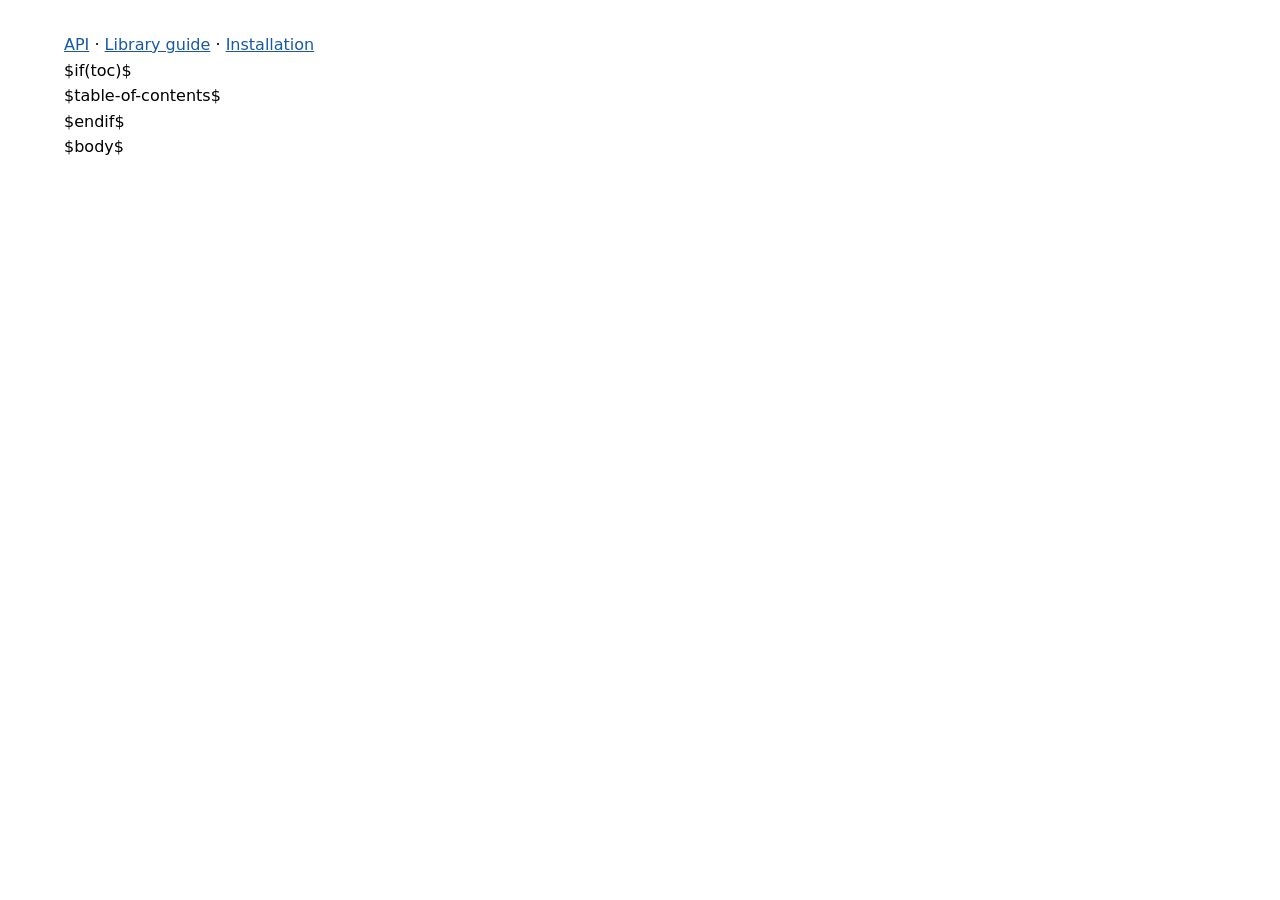
<file: doc/template.html>
<!doctype html>
<html lang="$lang$">
<head>
  <meta charset="utf-8">
  <meta name="viewport" content="width=device-width, initial-scale=1">
  <title>$pagetitle$</title>
  <link rel="stylesheet" href="style.css">
</head>
<body>
  <nav aria-label="Documentation">
    <a href="index.html">API</a> · <a href="library.html">Library guide</a> ·
    <a href="install.html">Installation</a>
  </nav>
  $if(toc)$<nav aria-label="Contents">$table-of-contents$</nav>$endif$
  <main>$body$</main>
</body>
</html>
</file>
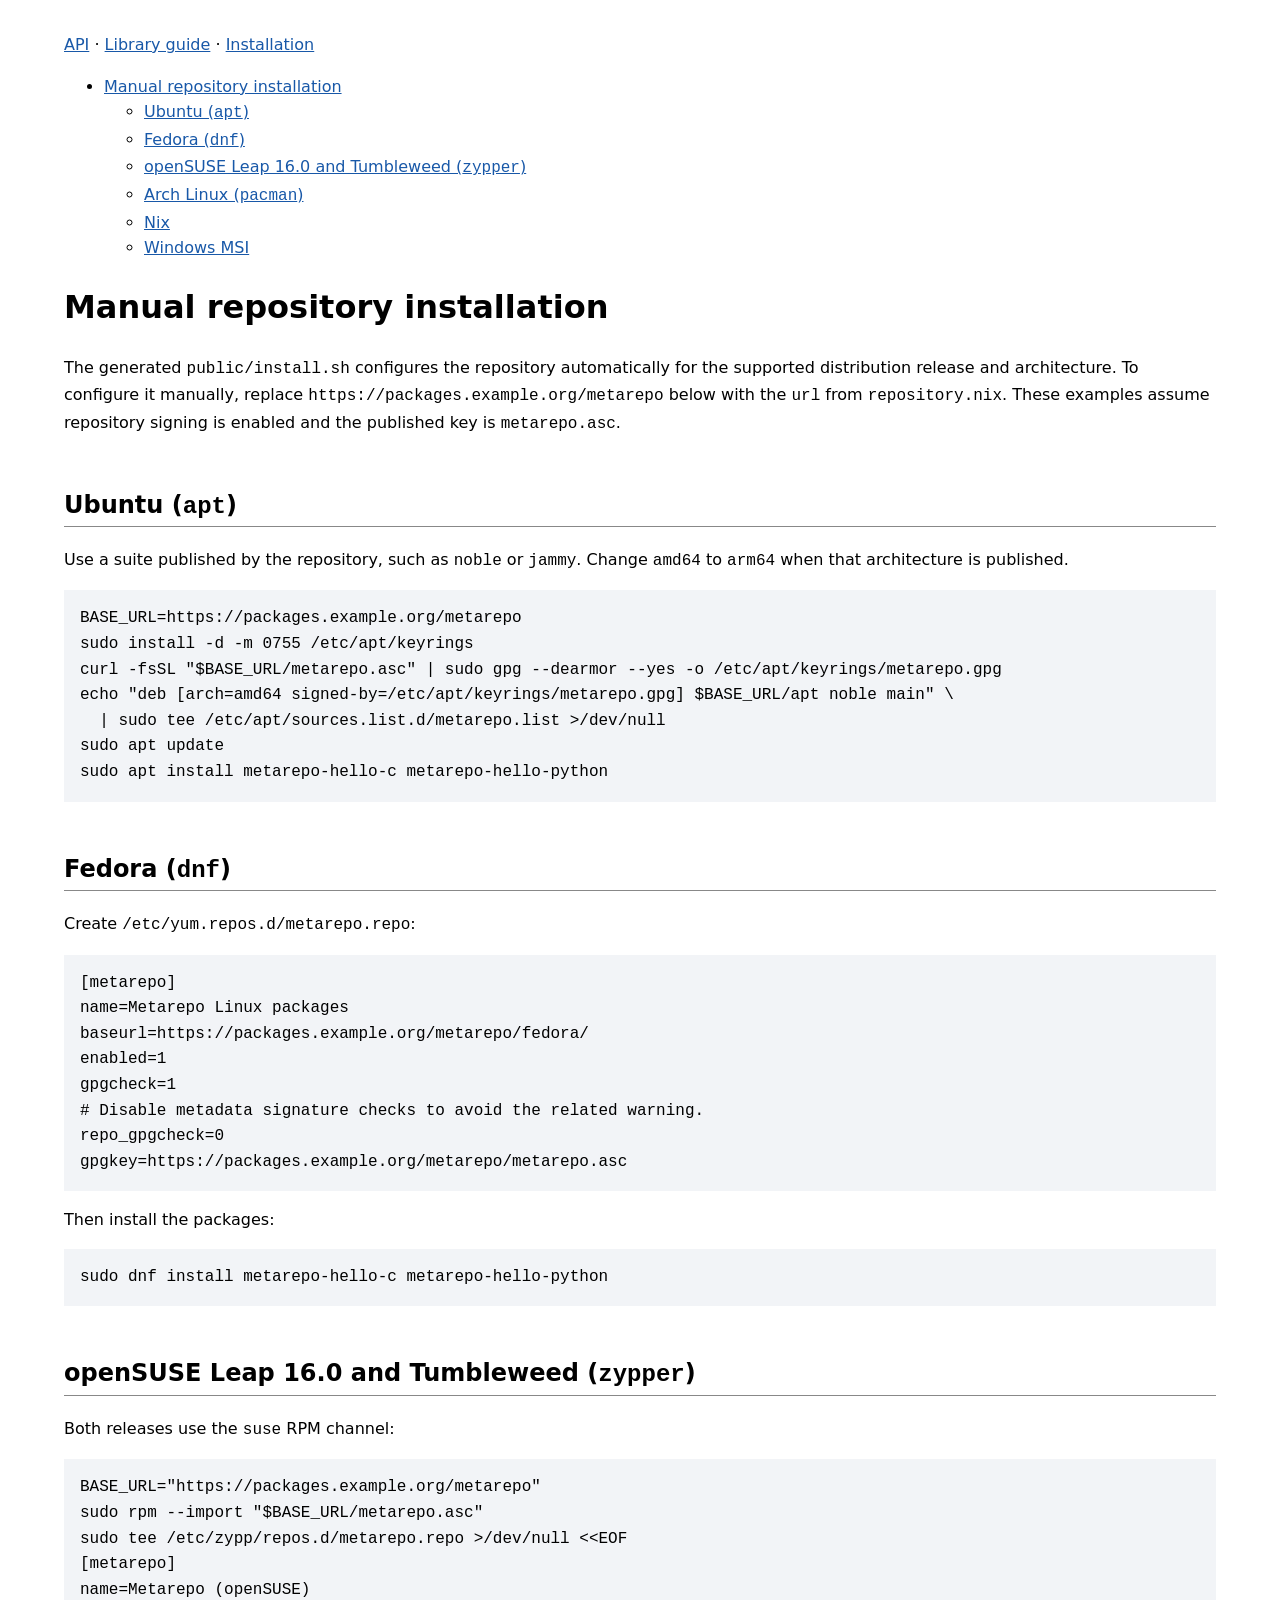
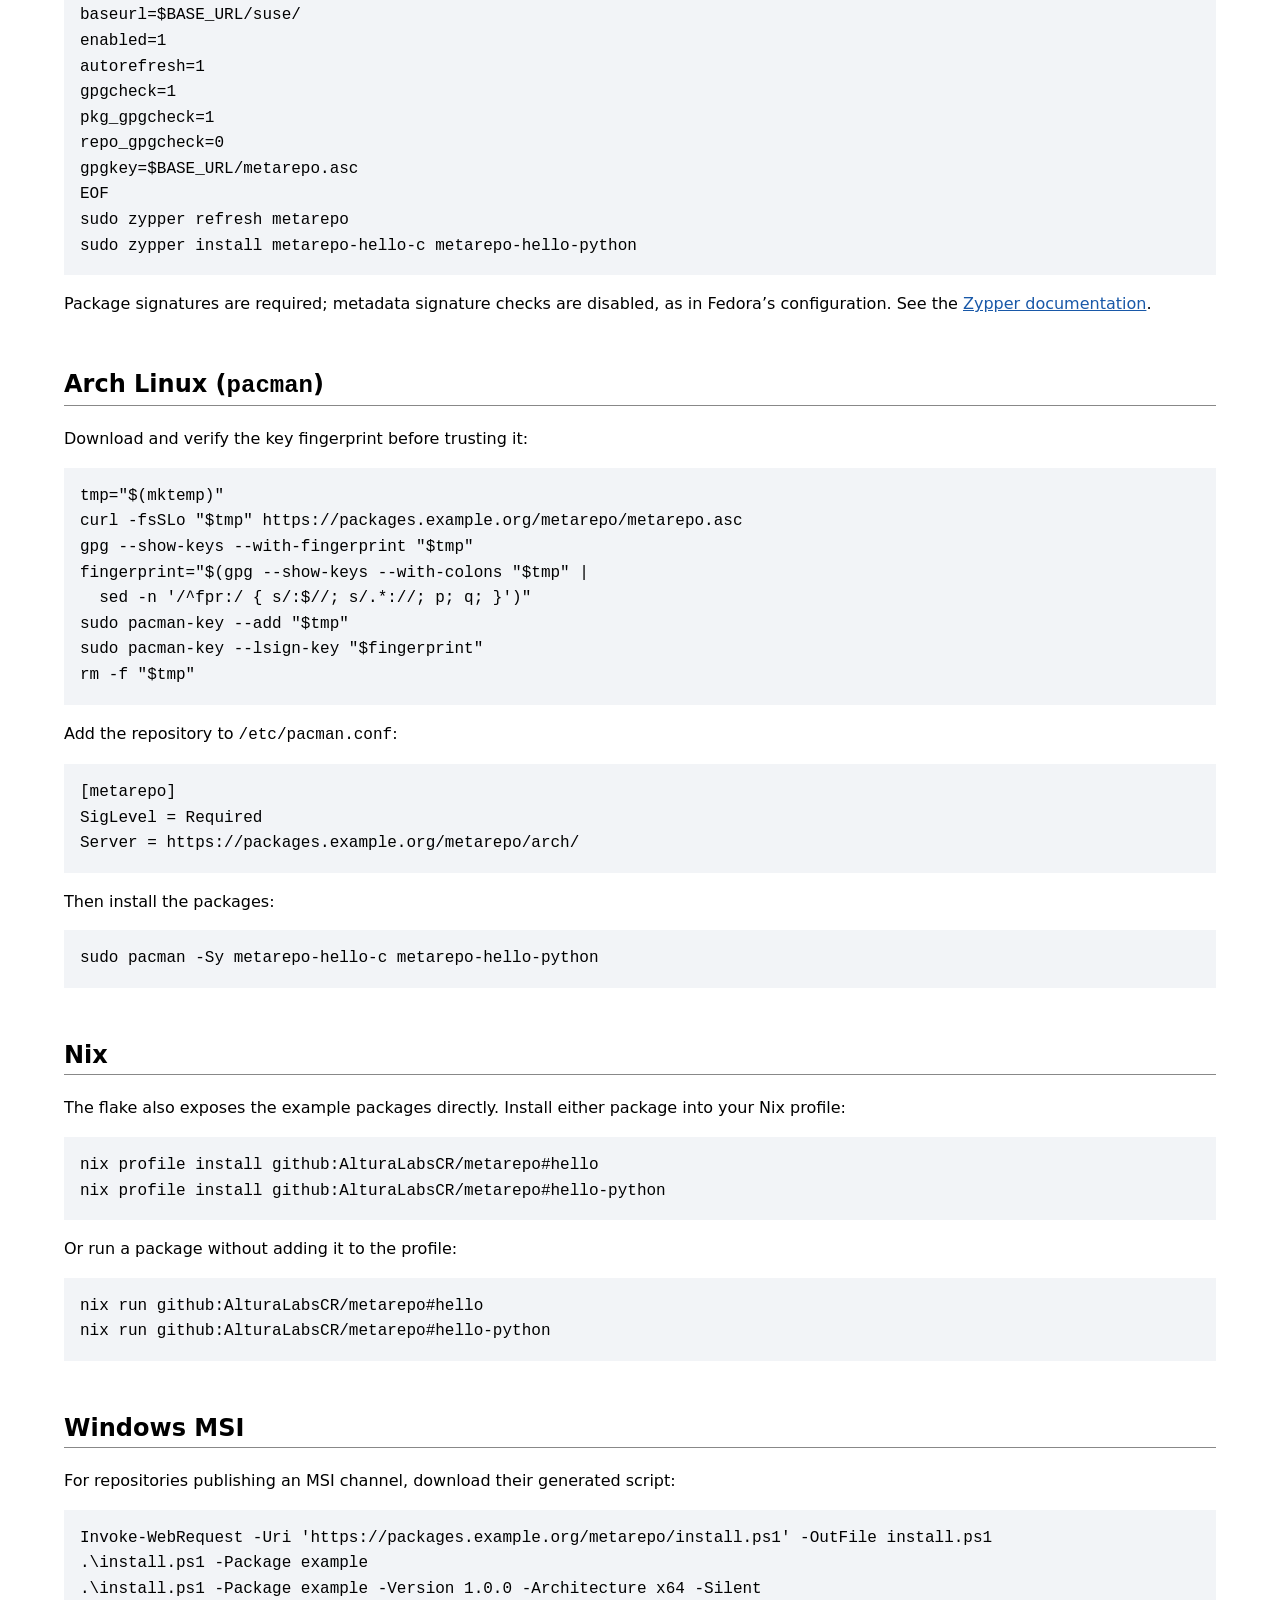
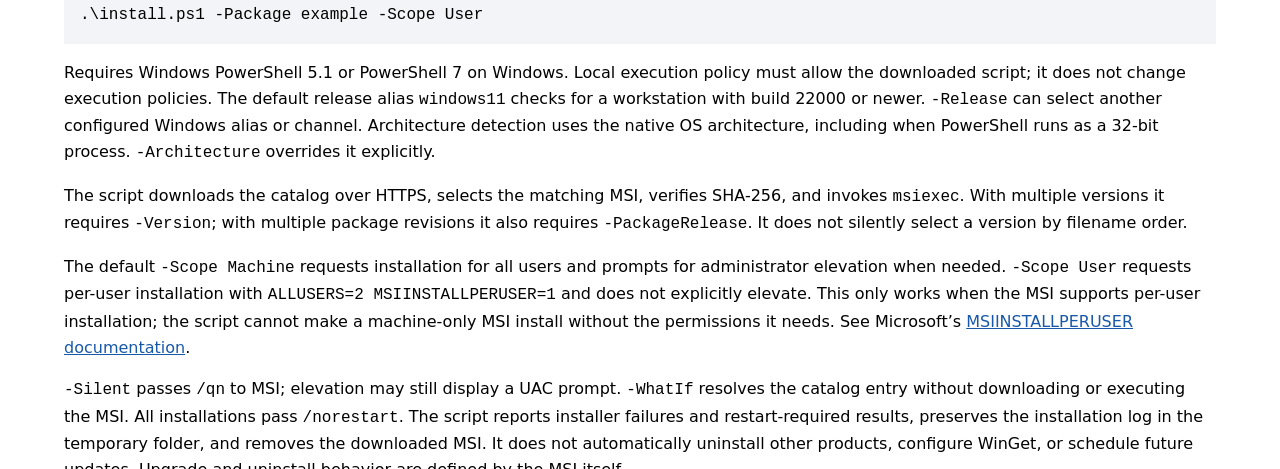
<file: public/doc/install.html>
<!doctype html>
<html lang="en">
<head>
  <meta charset="utf-8">
  <meta name="viewport" content="width=device-width, initial-scale=1">
  <title>Metarepo: install</title>
  <link rel="stylesheet" href="style.css">
</head>
<body>
  <nav aria-label="Documentation">
    <a href="index.html">API</a> · <a href="library.html">Library guide</a> ·
    <a href="install.html">Installation</a>
  </nav>
  <nav aria-label="Contents"><ul>
<li><a href="#manual-repository-installation"
id="toc-manual-repository-installation">Manual repository
installation</a>
<ul>
<li><a href="#ubuntu-apt" id="toc-ubuntu-apt">Ubuntu
(<code>apt</code>)</a></li>
<li><a href="#fedora-dnf" id="toc-fedora-dnf">Fedora
(<code>dnf</code>)</a></li>
<li><a href="#opensuse-leap-16.0-and-tumbleweed-zypper"
id="toc-opensuse-leap-16.0-and-tumbleweed-zypper">openSUSE Leap 16.0 and
Tumbleweed (<code>zypper</code>)</a></li>
<li><a href="#arch-linux-pacman" id="toc-arch-linux-pacman">Arch Linux
(<code>pacman</code>)</a></li>
<li><a href="#nix" id="toc-nix">Nix</a></li>
<li><a href="#windows-msi" id="toc-windows-msi">Windows MSI</a></li>
</ul></li>
</ul></nav>
  <main><h1 id="manual-repository-installation">Manual repository
installation</h1>
<p>The generated <code>public/install.sh</code> configures the
repository automatically for the supported distribution release and
architecture. To configure it manually, replace
<code>https://packages.example.org/metarepo</code> below with the
<code>url</code> from <code>repository.nix</code>. These examples assume
repository signing is enabled and the published key is
<code>metarepo.asc</code>.</p>
<h2 id="ubuntu-apt">Ubuntu (<code>apt</code>)</h2>
<p>Use a suite published by the repository, such as <code>noble</code>
or <code>jammy</code>. Change <code>amd64</code> to <code>arm64</code>
when that architecture is published.</p>
<pre class="sh"><code>BASE_URL=https://packages.example.org/metarepo
sudo install -d -m 0755 /etc/apt/keyrings
curl -fsSL &quot;$BASE_URL/metarepo.asc&quot; | sudo gpg --dearmor --yes -o /etc/apt/keyrings/metarepo.gpg
echo &quot;deb [arch=amd64 signed-by=/etc/apt/keyrings/metarepo.gpg] $BASE_URL/apt noble main&quot; \
  | sudo tee /etc/apt/sources.list.d/metarepo.list &gt;/dev/null
sudo apt update
sudo apt install metarepo-hello-c metarepo-hello-python</code></pre>
<h2 id="fedora-dnf">Fedora (<code>dnf</code>)</h2>
<p>Create <code>/etc/yum.repos.d/metarepo.repo</code>:</p>
<pre class="ini"><code>[metarepo]
name=Metarepo Linux packages
baseurl=https://packages.example.org/metarepo/fedora/
enabled=1
gpgcheck=1
# Disable metadata signature checks to avoid the related warning.
repo_gpgcheck=0
gpgkey=https://packages.example.org/metarepo/metarepo.asc</code></pre>
<p>Then install the packages:</p>
<pre class="sh"><code>sudo dnf install metarepo-hello-c metarepo-hello-python</code></pre>
<h2 id="opensuse-leap-16.0-and-tumbleweed-zypper">openSUSE Leap 16.0 and
Tumbleweed (<code>zypper</code>)</h2>
<p>Both releases use the <code>suse</code> RPM channel:</p>
<pre class="sh"><code>BASE_URL=&quot;https://packages.example.org/metarepo&quot;
sudo rpm --import &quot;$BASE_URL/metarepo.asc&quot;
sudo tee /etc/zypp/repos.d/metarepo.repo &gt;/dev/null &lt;&lt;EOF
[metarepo]
name=Metarepo (openSUSE)
baseurl=$BASE_URL/suse/
enabled=1
autorefresh=1
gpgcheck=1
pkg_gpgcheck=1
repo_gpgcheck=0
gpgkey=$BASE_URL/metarepo.asc
EOF
sudo zypper refresh metarepo
sudo zypper install metarepo-hello-c metarepo-hello-python</code></pre>
<p>Package signatures are required; metadata signature checks are
disabled, as in Fedora’s configuration. See the <a
href="https://manpages.opensuse.org/Tumbleweed/zypper/zypper.8.en.html">Zypper
documentation</a>.</p>
<h2 id="arch-linux-pacman">Arch Linux (<code>pacman</code>)</h2>
<p>Download and verify the key fingerprint before trusting it:</p>
<pre class="sh"><code>tmp=&quot;$(mktemp)&quot;
curl -fsSLo &quot;$tmp&quot; https://packages.example.org/metarepo/metarepo.asc
gpg --show-keys --with-fingerprint &quot;$tmp&quot;
fingerprint=&quot;$(gpg --show-keys --with-colons &quot;$tmp&quot; |
  sed -n &#39;/^fpr:/ { s/:$//; s/.*://; p; q; }&#39;)&quot;
sudo pacman-key --add &quot;$tmp&quot;
sudo pacman-key --lsign-key &quot;$fingerprint&quot;
rm -f &quot;$tmp&quot;</code></pre>
<p>Add the repository to <code>/etc/pacman.conf</code>:</p>
<pre class="ini"><code>[metarepo]
SigLevel = Required
Server = https://packages.example.org/metarepo/arch/</code></pre>
<p>Then install the packages:</p>
<pre class="sh"><code>sudo pacman -Sy metarepo-hello-c metarepo-hello-python</code></pre>
<h2 id="nix">Nix</h2>
<p>The flake also exposes the example packages directly. Install either
package into your Nix profile:</p>
<pre class="sh"><code>nix profile install github:AlturaLabsCR/metarepo#hello
nix profile install github:AlturaLabsCR/metarepo#hello-python</code></pre>
<p>Or run a package without adding it to the profile:</p>
<pre class="sh"><code>nix run github:AlturaLabsCR/metarepo#hello
nix run github:AlturaLabsCR/metarepo#hello-python</code></pre>
<h2 id="windows-msi">Windows MSI</h2>
<p>For repositories publishing an MSI channel, download their generated
script:</p>
<pre class="powershell"><code>Invoke-WebRequest -Uri &#39;https://packages.example.org/metarepo/install.ps1&#39; -OutFile install.ps1
.\install.ps1 -Package example
.\install.ps1 -Package example -Version 1.0.0 -Architecture x64 -Silent
.\install.ps1 -Package example -Scope User</code></pre>
<p>Requires Windows PowerShell 5.1 or PowerShell 7 on Windows. Local
execution policy must allow the downloaded script; it does not change
execution policies. The default release alias <code>windows11</code>
checks for a workstation with build 22000 or newer.
<code>-Release</code> can select another configured Windows alias or
channel. Architecture detection uses the native OS architecture,
including when PowerShell runs as a 32-bit process.
<code>-Architecture</code> overrides it explicitly.</p>
<p>The script downloads the catalog over HTTPS, selects the matching
MSI, verifies SHA-256, and invokes <code>msiexec</code>. With multiple
versions it requires <code>-Version</code>; with multiple package
revisions it also requires <code>-PackageRelease</code>. It does not
silently select a version by filename order.</p>
<p>The default <code>-Scope Machine</code> requests installation for all
users and prompts for administrator elevation when needed.
<code>-Scope User</code> requests per-user installation with
<code>ALLUSERS=2 MSIINSTALLPERUSER=1</code> and does not explicitly
elevate. This only works when the MSI supports per-user installation;
the script cannot make a machine-only MSI install without the
permissions it needs. See Microsoft’s <a
href="https://learn.microsoft.com/en-us/windows/win32/msi/msiinstallperuser">MSIINSTALLPERUSER
documentation</a>.</p>
<p><code>-Silent</code> passes <code>/qn</code> to MSI; elevation may
still display a UAC prompt. <code>-WhatIf</code> resolves the catalog
entry without downloading or executing the MSI. All installations pass
<code>/norestart</code>. The script reports installer failures and
restart-required results, preserves the installation log in the
temporary folder, and removes the downloaded MSI. It does not
automatically uninstall other products, configure WinGet, or schedule
future updates. Upgrade and uninstall behavior are defined by the MSI
itself.</p></main>
</body>
</html>
</file>
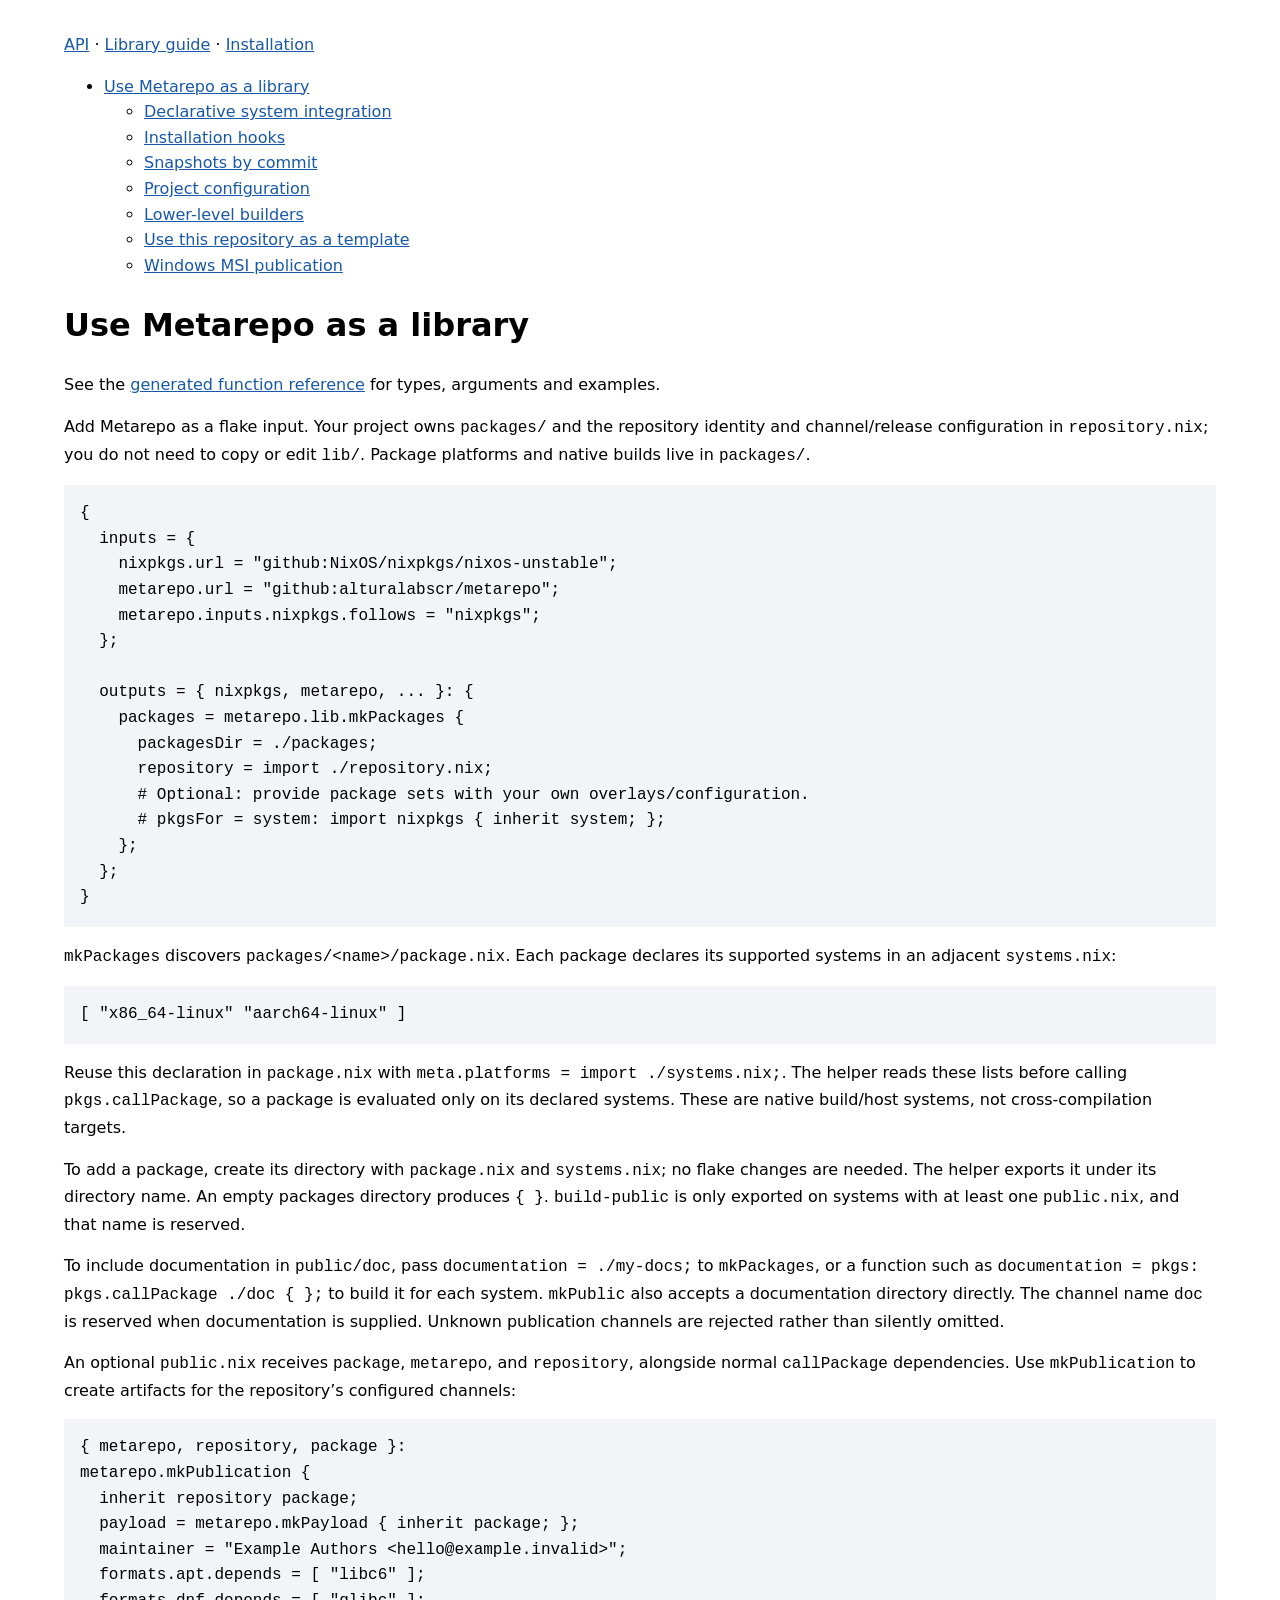
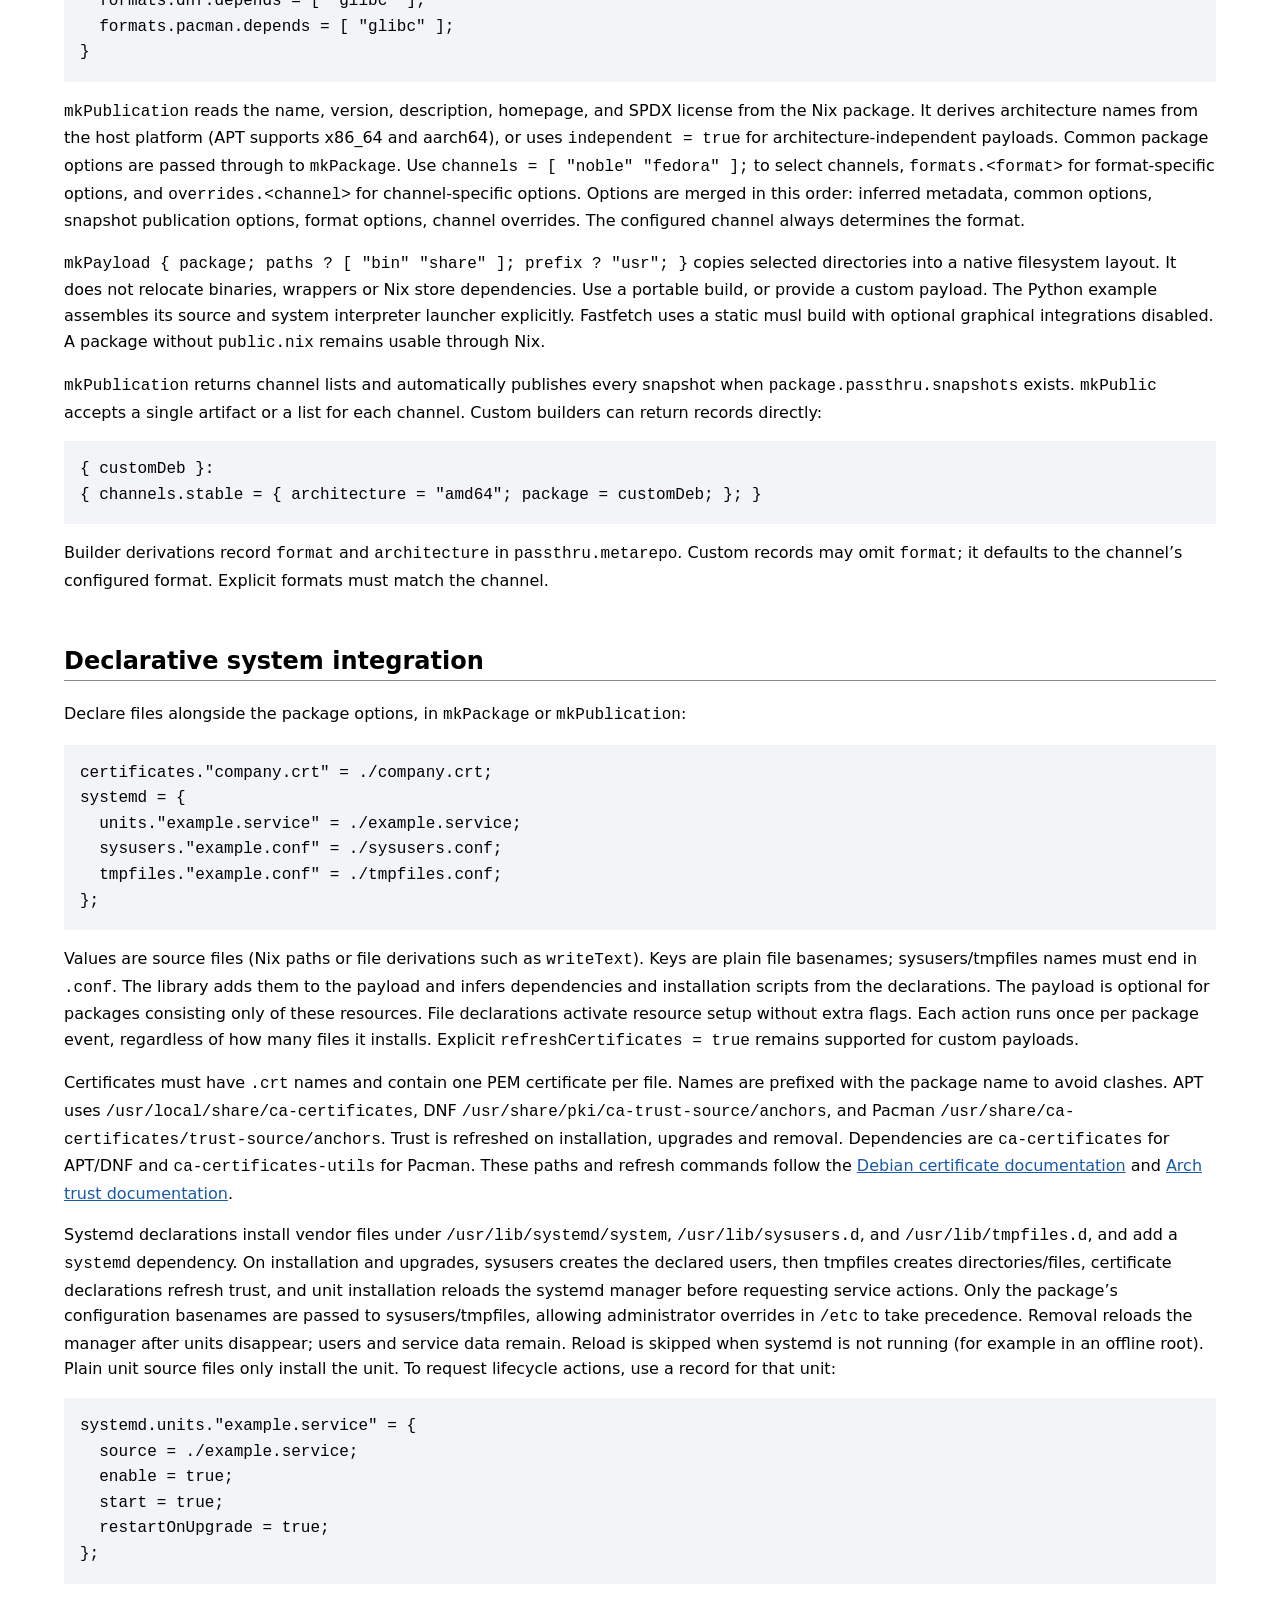
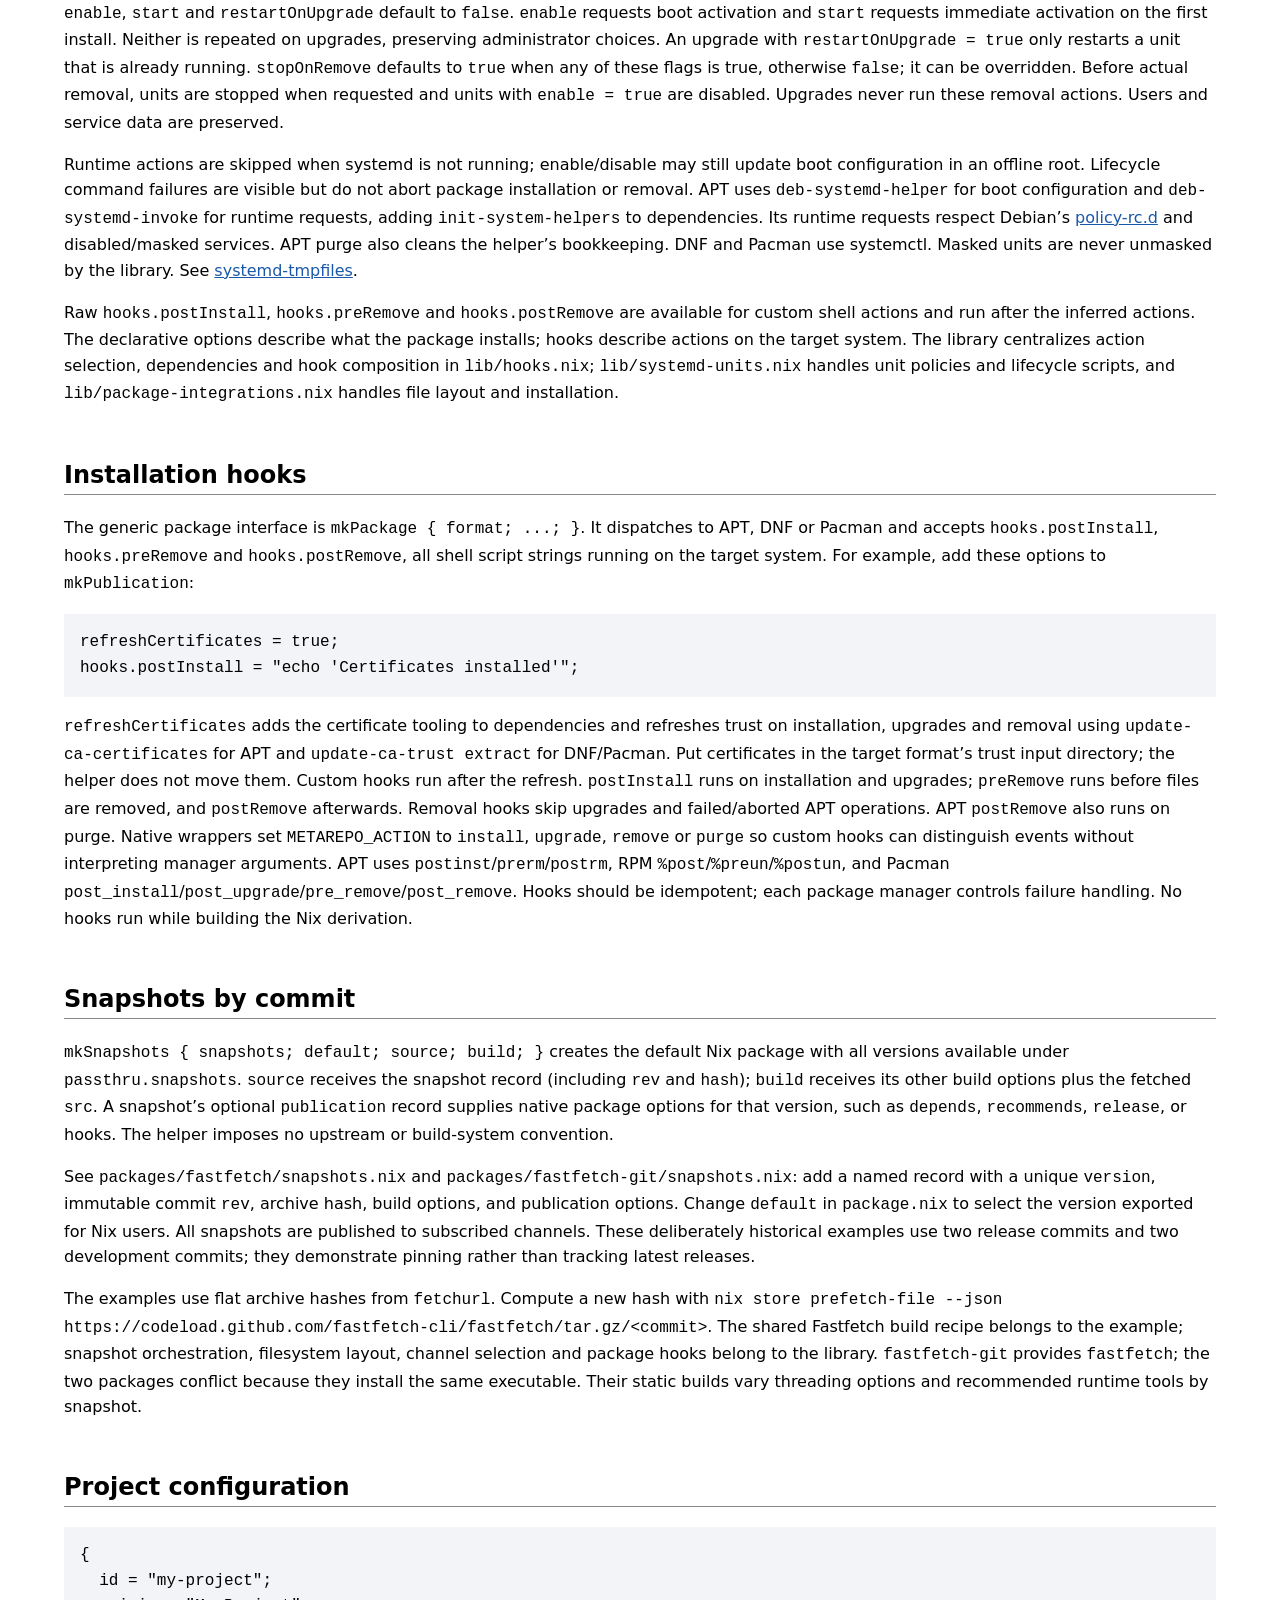
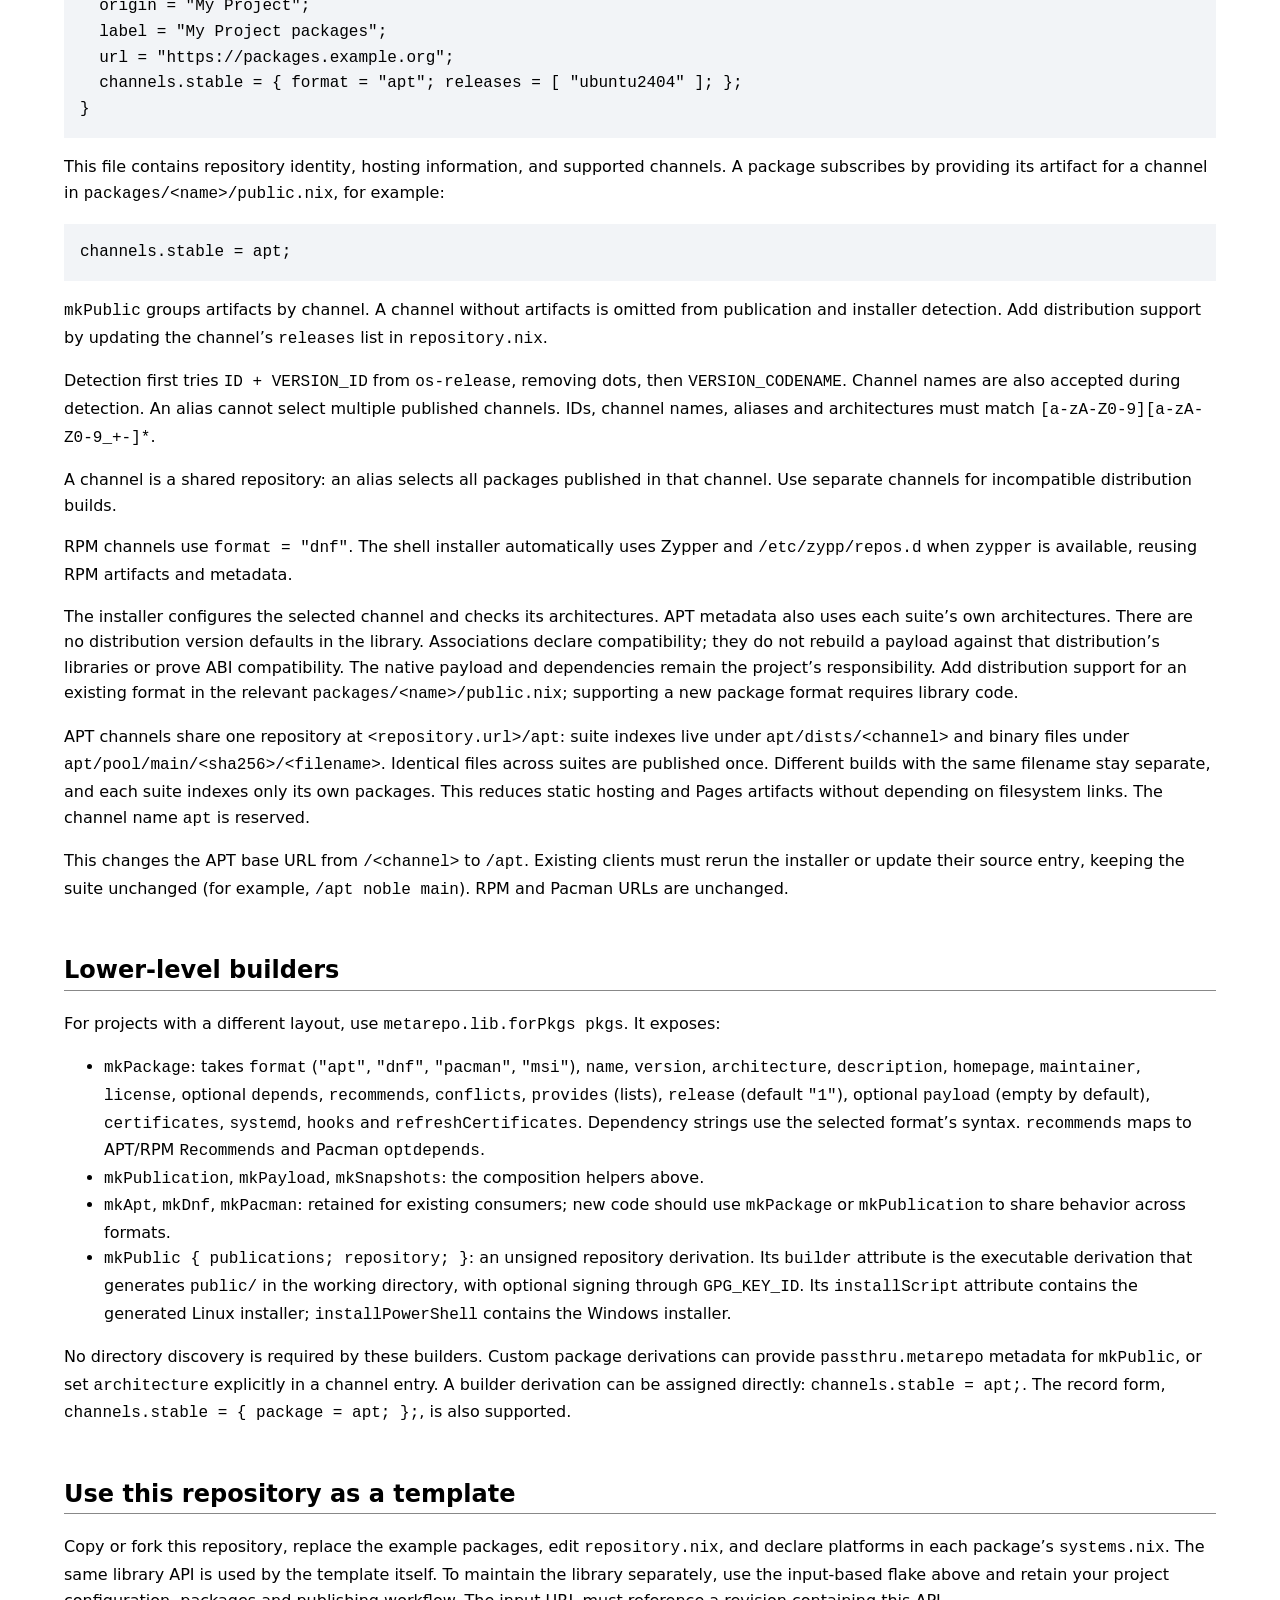
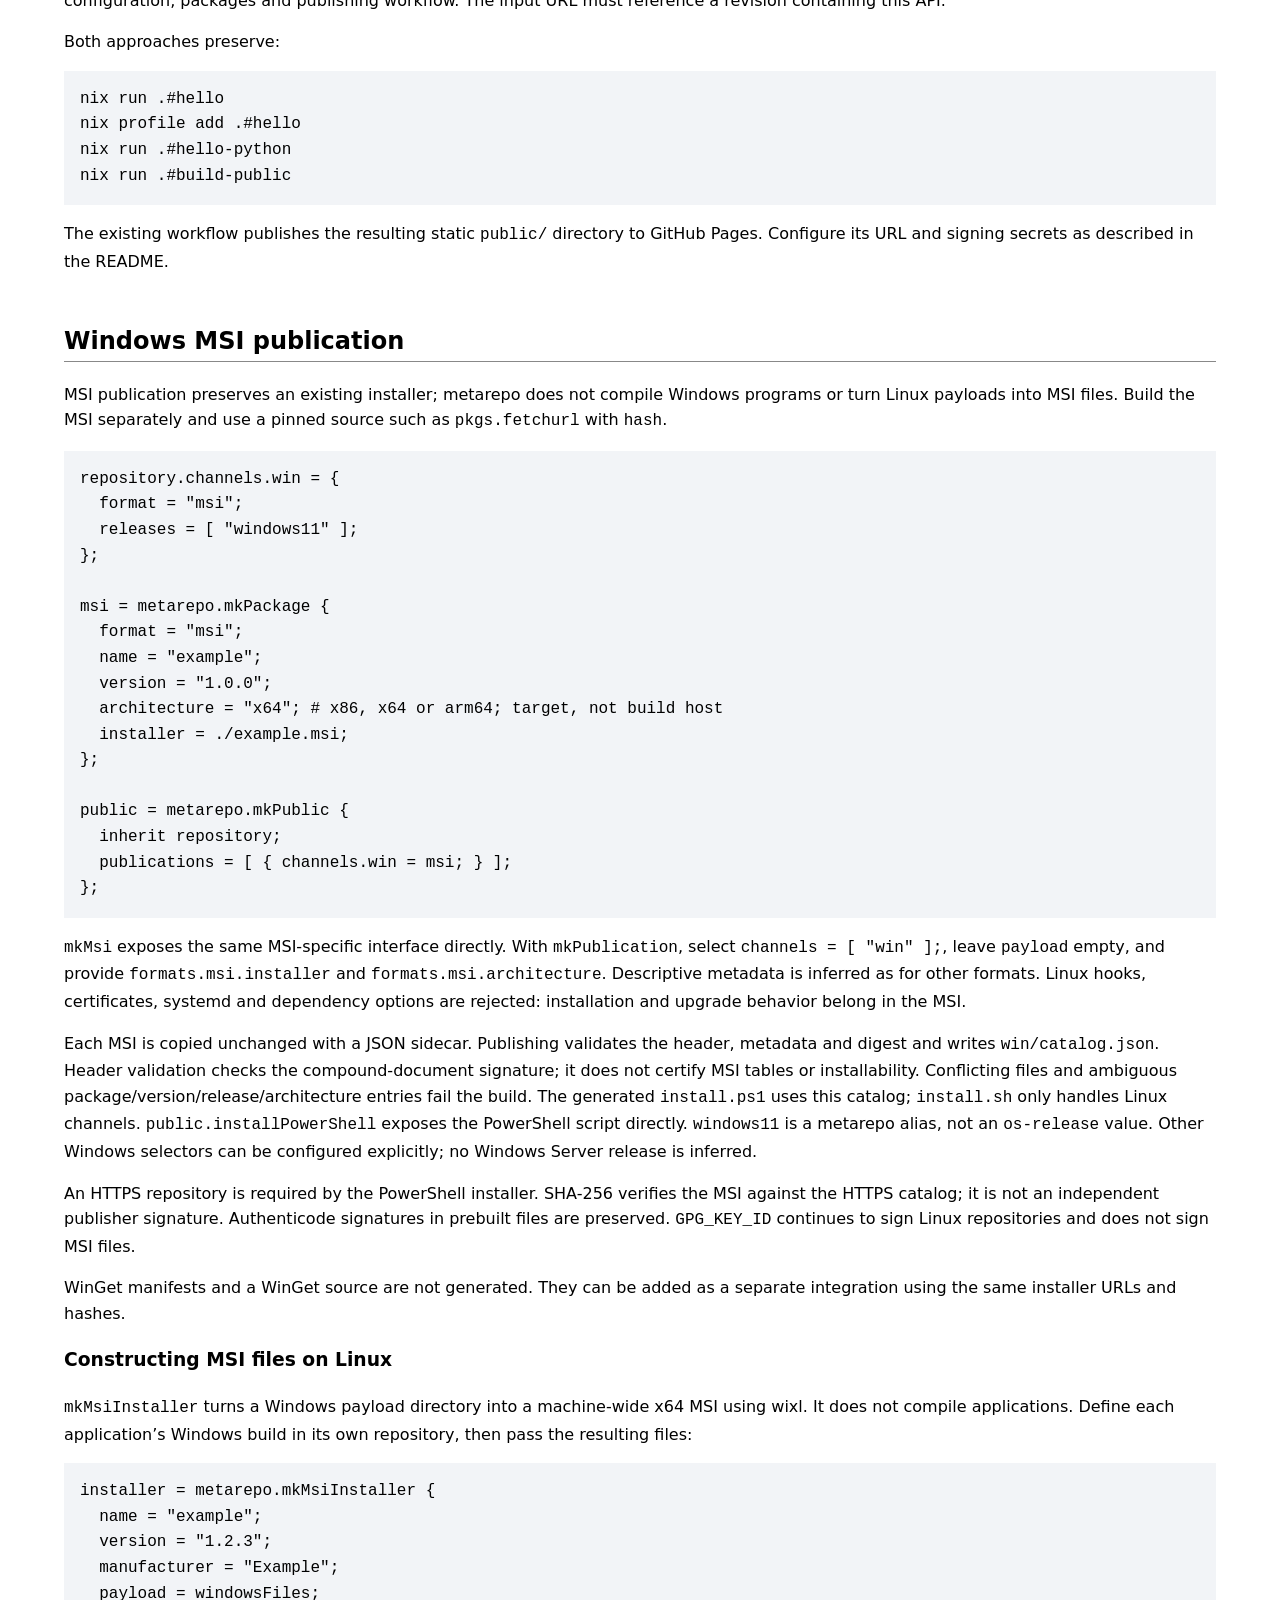
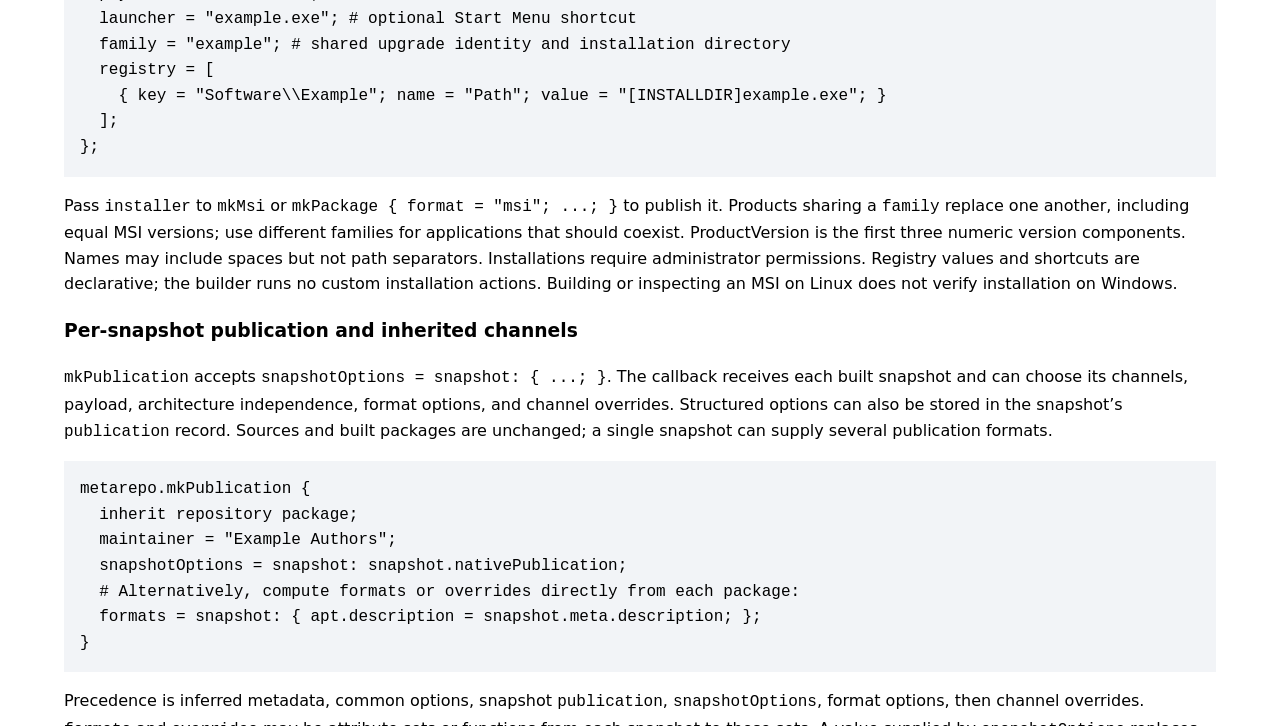
<file: public/doc/library.html>
<!doctype html>
<html lang="en">
<head>
  <meta charset="utf-8">
  <meta name="viewport" content="width=device-width, initial-scale=1">
  <title>Metarepo: library</title>
  <link rel="stylesheet" href="style.css">
</head>
<body>
  <nav aria-label="Documentation">
    <a href="index.html">API</a> · <a href="library.html">Library guide</a> ·
    <a href="install.html">Installation</a>
  </nav>
  <nav aria-label="Contents"><ul>
<li><a href="#use-metarepo-as-a-library"
id="toc-use-metarepo-as-a-library">Use Metarepo as a library</a>
<ul>
<li><a href="#declarative-system-integration"
id="toc-declarative-system-integration">Declarative system
integration</a></li>
<li><a href="#installation-hooks"
id="toc-installation-hooks">Installation hooks</a></li>
<li><a href="#snapshots-by-commit"
id="toc-snapshots-by-commit">Snapshots by commit</a></li>
<li><a href="#project-configuration"
id="toc-project-configuration">Project configuration</a></li>
<li><a href="#lower-level-builders"
id="toc-lower-level-builders">Lower-level builders</a></li>
<li><a href="#use-this-repository-as-a-template"
id="toc-use-this-repository-as-a-template">Use this repository as a
template</a></li>
<li><a href="#windows-msi-publication"
id="toc-windows-msi-publication">Windows MSI publication</a></li>
</ul></li>
</ul></nav>
  <main><h1 id="use-metarepo-as-a-library">Use Metarepo as a
library</h1>
<p>See the <a href="index.html">generated function reference</a> for
types, arguments and examples.</p>
<p>Add Metarepo as a flake input. Your project owns
<code>packages/</code> and the repository identity and channel/release
configuration in <code>repository.nix</code>; you do not need to copy or
edit <code>lib/</code>. Package platforms and native builds live in
<code>packages/</code>.</p>
<pre class="nix"><code>{
  inputs = {
    nixpkgs.url = &quot;github:NixOS/nixpkgs/nixos-unstable&quot;;
    metarepo.url = &quot;github:alturalabscr/metarepo&quot;;
    metarepo.inputs.nixpkgs.follows = &quot;nixpkgs&quot;;
  };

  outputs = { nixpkgs, metarepo, ... }: {
    packages = metarepo.lib.mkPackages {
      packagesDir = ./packages;
      repository = import ./repository.nix;
      # Optional: provide package sets with your own overlays/configuration.
      # pkgsFor = system: import nixpkgs { inherit system; };
    };
  };
}</code></pre>
<p><code>mkPackages</code> discovers
<code>packages/&lt;name&gt;/package.nix</code>. Each package declares
its supported systems in an adjacent <code>systems.nix</code>:</p>
<pre class="nix"><code>[ &quot;x86_64-linux&quot; &quot;aarch64-linux&quot; ]</code></pre>
<p>Reuse this declaration in <code>package.nix</code> with
<code>meta.platforms = import ./systems.nix;</code>. The helper reads
these lists before calling <code>pkgs.callPackage</code>, so a package
is evaluated only on its declared systems. These are native build/host
systems, not cross-compilation targets.</p>
<p>To add a package, create its directory with <code>package.nix</code>
and <code>systems.nix</code>; no flake changes are needed. The helper
exports it under its directory name. An empty packages directory
produces <code>{ }</code>. <code>build-public</code> is only exported on
systems with at least one <code>public.nix</code>, and that name is
reserved.</p>
<p>To include documentation in <code>public/doc</code>, pass
<code>documentation = ./my-docs;</code> to <code>mkPackages</code>, or a
function such as
<code>documentation = pkgs: pkgs.callPackage ./doc { };</code> to build
it for each system. <code>mkPublic</code> also accepts a documentation
directory directly. The channel name <code>doc</code> is reserved when
documentation is supplied. Unknown publication channels are rejected
rather than silently omitted.</p>
<p>An optional <code>public.nix</code> receives <code>package</code>,
<code>metarepo</code>, and <code>repository</code>, alongside normal
<code>callPackage</code> dependencies. Use <code>mkPublication</code> to
create artifacts for the repository’s configured channels:</p>
<pre class="nix"><code>{ metarepo, repository, package }:
metarepo.mkPublication {
  inherit repository package;
  payload = metarepo.mkPayload { inherit package; };
  maintainer = &quot;Example Authors &lt;hello@example.invalid&gt;&quot;;
  formats.apt.depends = [ &quot;libc6&quot; ];
  formats.dnf.depends = [ &quot;glibc&quot; ];
  formats.pacman.depends = [ &quot;glibc&quot; ];
}</code></pre>
<p><code>mkPublication</code> reads the name, version, description,
homepage, and SPDX license from the Nix package. It derives architecture
names from the host platform (APT supports x86_64 and aarch64), or uses
<code>independent = true</code> for architecture-independent payloads.
Common package options are passed through to <code>mkPackage</code>. Use
<code>channels = [ "noble" "fedora" ];</code> to select channels,
<code>formats.&lt;format&gt;</code> for format-specific options, and
<code>overrides.&lt;channel&gt;</code> for channel-specific options.
Options are merged in this order: inferred metadata, common options,
snapshot publication options, format options, channel overrides. The
configured channel always determines the format.</p>
<p><code>mkPayload { package; paths ? [ "bin" "share" ]; prefix ? "usr"; }</code>
copies selected directories into a native filesystem layout. It does not
relocate binaries, wrappers or Nix store dependencies. Use a portable
build, or provide a custom payload. The Python example assembles its
source and system interpreter launcher explicitly. Fastfetch uses a
static musl build with optional graphical integrations disabled. A
package without <code>public.nix</code> remains usable through Nix.</p>
<p><code>mkPublication</code> returns channel lists and automatically
publishes every snapshot when <code>package.passthru.snapshots</code>
exists. <code>mkPublic</code> accepts a single artifact or a list for
each channel. Custom builders can return records directly:</p>
<pre class="nix"><code>{ customDeb }:
{ channels.stable = { architecture = &quot;amd64&quot;; package = customDeb; }; }</code></pre>
<p>Builder derivations record <code>format</code> and
<code>architecture</code> in <code>passthru.metarepo</code>. Custom
records may omit <code>format</code>; it defaults to the channel’s
configured format. Explicit formats must match the channel.</p>
<h2 id="declarative-system-integration">Declarative system
integration</h2>
<p>Declare files alongside the package options, in
<code>mkPackage</code> or <code>mkPublication</code>:</p>
<pre class="nix"><code>certificates.&quot;company.crt&quot; = ./company.crt;
systemd = {
  units.&quot;example.service&quot; = ./example.service;
  sysusers.&quot;example.conf&quot; = ./sysusers.conf;
  tmpfiles.&quot;example.conf&quot; = ./tmpfiles.conf;
};</code></pre>
<p>Values are source files (Nix paths or file derivations such as
<code>writeText</code>). Keys are plain file basenames;
sysusers/tmpfiles names must end in <code>.conf</code>. The library adds
them to the payload and infers dependencies and installation scripts
from the declarations. The payload is optional for packages consisting
only of these resources. File declarations activate resource setup
without extra flags. Each action runs once per package event, regardless
of how many files it installs. Explicit
<code>refreshCertificates = true</code> remains supported for custom
payloads.</p>
<p>Certificates must have <code>.crt</code> names and contain one PEM
certificate per file. Names are prefixed with the package name to avoid
clashes. APT uses <code>/usr/local/share/ca-certificates</code>, DNF
<code>/usr/share/pki/ca-trust-source/anchors</code>, and Pacman
<code>/usr/share/ca-certificates/trust-source/anchors</code>. Trust is
refreshed on installation, upgrades and removal. Dependencies are
<code>ca-certificates</code> for APT/DNF and
<code>ca-certificates-utils</code> for Pacman. These paths and refresh
commands follow the <a
href="https://manpages.debian.org/unstable/ca-certificates/update-ca-certificates.8.en.html">Debian
certificate documentation</a> and <a
href="https://man.archlinux.org/man/update-ca-trust.8">Arch trust
documentation</a>.</p>
<p>Systemd declarations install vendor files under
<code>/usr/lib/systemd/system</code>, <code>/usr/lib/sysusers.d</code>,
and <code>/usr/lib/tmpfiles.d</code>, and add a <code>systemd</code>
dependency. On installation and upgrades, sysusers creates the declared
users, then tmpfiles creates directories/files, certificate declarations
refresh trust, and unit installation reloads the systemd manager before
requesting service actions. Only the package’s configuration basenames
are passed to sysusers/tmpfiles, allowing administrator overrides in
<code>/etc</code> to take precedence. Removal reloads the manager after
units disappear; users and service data remain. Reload is skipped when
systemd is not running (for example in an offline root). Plain unit
source files only install the unit. To request lifecycle actions, use a
record for that unit:</p>
<pre class="nix"><code>systemd.units.&quot;example.service&quot; = {
  source = ./example.service;
  enable = true;
  start = true;
  restartOnUpgrade = true;
};</code></pre>
<p><code>enable</code>, <code>start</code> and
<code>restartOnUpgrade</code> default to <code>false</code>.
<code>enable</code> requests boot activation and <code>start</code>
requests immediate activation on the first install. Neither is repeated
on upgrades, preserving administrator choices. An upgrade with
<code>restartOnUpgrade = true</code> only restarts a unit that is
already running. <code>stopOnRemove</code> defaults to <code>true</code>
when any of these flags is true, otherwise <code>false</code>; it can be
overridden. Before actual removal, units are stopped when requested and
units with <code>enable = true</code> are disabled. Upgrades never run
these removal actions. Users and service data are preserved.</p>
<p>Runtime actions are skipped when systemd is not running;
enable/disable may still update boot configuration in an offline root.
Lifecycle command failures are visible but do not abort package
installation or removal. APT uses <code>deb-systemd-helper</code> for
boot configuration and <code>deb-systemd-invoke</code> for runtime
requests, adding <code>init-system-helpers</code> to dependencies. Its
runtime requests respect Debian’s <a
href="https://manpages.debian.org/unstable/init-system-helpers/deb-systemd-invoke.1p.en.html">policy-rc.d</a>
and disabled/masked services. APT purge also cleans the helper’s
bookkeeping. DNF and Pacman use systemctl. Masked units are never
unmasked by the library. See <a
href="https://www.freedesktop.org/software/systemd/man/systemd-tmpfiles.html">systemd-tmpfiles</a>.</p>
<p>Raw <code>hooks.postInstall</code>, <code>hooks.preRemove</code> and
<code>hooks.postRemove</code> are available for custom shell actions and
run after the inferred actions. The declarative options describe what
the package installs; hooks describe actions on the target system. The
library centralizes action selection, dependencies and hook composition
in <code>lib/hooks.nix</code>; <code>lib/systemd-units.nix</code>
handles unit policies and lifecycle scripts, and
<code>lib/package-integrations.nix</code> handles file layout and
installation.</p>
<h2 id="installation-hooks">Installation hooks</h2>
<p>The generic package interface is
<code>mkPackage { format; ...; }</code>. It dispatches to APT, DNF or
Pacman and accepts <code>hooks.postInstall</code>,
<code>hooks.preRemove</code> and <code>hooks.postRemove</code>, all
shell script strings running on the target system. For example, add
these options to <code>mkPublication</code>:</p>
<pre class="nix"><code>refreshCertificates = true;
hooks.postInstall = &quot;echo &#39;Certificates installed&#39;&quot;;</code></pre>
<p><code>refreshCertificates</code> adds the certificate tooling to
dependencies and refreshes trust on installation, upgrades and removal
using <code>update-ca-certificates</code> for APT and
<code>update-ca-trust extract</code> for DNF/Pacman. Put certificates in
the target format’s trust input directory; the helper does not move
them. Custom hooks run after the refresh. <code>postInstall</code> runs
on installation and upgrades; <code>preRemove</code> runs before files
are removed, and <code>postRemove</code> afterwards. Removal hooks skip
upgrades and failed/aborted APT operations. APT <code>postRemove</code>
also runs on purge. Native wrappers set <code>METAREPO_ACTION</code> to
<code>install</code>, <code>upgrade</code>, <code>remove</code> or
<code>purge</code> so custom hooks can distinguish events without
interpreting manager arguments. APT uses
<code>postinst</code>/<code>prerm</code>/<code>postrm</code>, RPM
<code>%post</code>/<code>%preun</code>/<code>%postun</code>, and Pacman
<code>post_install</code>/<code>post_upgrade</code>/<code>pre_remove</code>/<code>post_remove</code>.
Hooks should be idempotent; each package manager controls failure
handling. No hooks run while building the Nix derivation.</p>
<h2 id="snapshots-by-commit">Snapshots by commit</h2>
<p><code>mkSnapshots { snapshots; default; source; build; }</code>
creates the default Nix package with all versions available under
<code>passthru.snapshots</code>. <code>source</code> receives the
snapshot record (including <code>rev</code> and <code>hash</code>);
<code>build</code> receives its other build options plus the fetched
<code>src</code>. A snapshot’s optional <code>publication</code> record
supplies native package options for that version, such as
<code>depends</code>, <code>recommends</code>, <code>release</code>, or
hooks. The helper imposes no upstream or build-system convention.</p>
<p>See <code>packages/fastfetch/snapshots.nix</code> and
<code>packages/fastfetch-git/snapshots.nix</code>: add a named record
with a unique <code>version</code>, immutable commit <code>rev</code>,
archive hash, build options, and publication options. Change
<code>default</code> in <code>package.nix</code> to select the version
exported for Nix users. All snapshots are published to subscribed
channels. These deliberately historical examples use two release commits
and two development commits; they demonstrate pinning rather than
tracking latest releases.</p>
<p>The examples use flat archive hashes from <code>fetchurl</code>.
Compute a new hash with
<code>nix store prefetch-file --json https://codeload.github.com/fastfetch-cli/fastfetch/tar.gz/&lt;commit&gt;</code>.
The shared Fastfetch build recipe belongs to the example; snapshot
orchestration, filesystem layout, channel selection and package hooks
belong to the library. <code>fastfetch-git</code> provides
<code>fastfetch</code>; the two packages conflict because they install
the same executable. Their static builds vary threading options and
recommended runtime tools by snapshot.</p>
<h2 id="project-configuration">Project configuration</h2>
<pre class="nix"><code>{
  id = &quot;my-project&quot;;
  origin = &quot;My Project&quot;;
  label = &quot;My Project packages&quot;;
  url = &quot;https://packages.example.org&quot;;
  channels.stable = { format = &quot;apt&quot;; releases = [ &quot;ubuntu2404&quot; ]; };
}</code></pre>
<p>This file contains repository identity, hosting information, and
supported channels. A package subscribes by providing its artifact for a
channel in <code>packages/&lt;name&gt;/public.nix</code>, for
example:</p>
<pre class="nix"><code>channels.stable = apt;</code></pre>
<p><code>mkPublic</code> groups artifacts by channel. A channel without
artifacts is omitted from publication and installer detection. Add
distribution support by updating the channel’s <code>releases</code>
list in <code>repository.nix</code>.</p>
<p>Detection first tries <code>ID + VERSION_ID</code> from
<code>os-release</code>, removing dots, then
<code>VERSION_CODENAME</code>. Channel names are also accepted during
detection. An alias cannot select multiple published channels. IDs,
channel names, aliases and architectures must match
<code>[a-zA-Z0-9][a-zA-Z0-9_+-]*</code>.</p>
<p>A channel is a shared repository: an alias selects all packages
published in that channel. Use separate channels for incompatible
distribution builds.</p>
<p>RPM channels use <code>format = "dnf"</code>. The shell installer
automatically uses Zypper and <code>/etc/zypp/repos.d</code> when
<code>zypper</code> is available, reusing RPM artifacts and
metadata.</p>
<p>The installer configures the selected channel and checks its
architectures. APT metadata also uses each suite’s own architectures.
There are no distribution version defaults in the library. Associations
declare compatibility; they do not rebuild a payload against that
distribution’s libraries or prove ABI compatibility. The native payload
and dependencies remain the project’s responsibility. Add distribution
support for an existing format in the relevant
<code>packages/&lt;name&gt;/public.nix</code>; supporting a new package
format requires library code.</p>
<p>APT channels share one repository at
<code>&lt;repository.url&gt;/apt</code>: suite indexes live under
<code>apt/dists/&lt;channel&gt;</code> and binary files under
<code>apt/pool/main/&lt;sha256&gt;/&lt;filename&gt;</code>. Identical
files across suites are published once. Different builds with the same
filename stay separate, and each suite indexes only its own packages.
This reduces static hosting and Pages artifacts without depending on
filesystem links. The channel name <code>apt</code> is reserved.</p>
<p>This changes the APT base URL from <code>/&lt;channel&gt;</code> to
<code>/apt</code>. Existing clients must rerun the installer or update
their source entry, keeping the suite unchanged (for example,
<code>/apt noble main</code>). RPM and Pacman URLs are unchanged.</p>
<h2 id="lower-level-builders">Lower-level builders</h2>
<p>For projects with a different layout, use
<code>metarepo.lib.forPkgs pkgs</code>. It exposes:</p>
<ul>
<li><code>mkPackage</code>: takes <code>format</code>
(<code>"apt"</code>, <code>"dnf"</code>, <code>"pacman"</code>,
<code>"msi"</code>), <code>name</code>, <code>version</code>,
<code>architecture</code>, <code>description</code>,
<code>homepage</code>, <code>maintainer</code>, <code>license</code>,
optional <code>depends</code>, <code>recommends</code>,
<code>conflicts</code>, <code>provides</code> (lists),
<code>release</code> (default <code>"1"</code>), optional
<code>payload</code> (empty by default), <code>certificates</code>,
<code>systemd</code>, <code>hooks</code> and
<code>refreshCertificates</code>. Dependency strings use the selected
format’s syntax. <code>recommends</code> maps to APT/RPM
<code>Recommends</code> and Pacman <code>optdepends</code>.</li>
<li><code>mkPublication</code>, <code>mkPayload</code>,
<code>mkSnapshots</code>: the composition helpers above.</li>
<li><code>mkApt</code>, <code>mkDnf</code>, <code>mkPacman</code>:
retained for existing consumers; new code should use
<code>mkPackage</code> or <code>mkPublication</code> to share behavior
across formats.</li>
<li><code>mkPublic { publications; repository; }</code>: an unsigned
repository derivation. Its <code>builder</code> attribute is the
executable derivation that generates <code>public/</code> in the working
directory, with optional signing through <code>GPG_KEY_ID</code>. Its
<code>installScript</code> attribute contains the generated Linux
installer; <code>installPowerShell</code> contains the Windows
installer.</li>
</ul>
<p>No directory discovery is required by these builders. Custom package
derivations can provide <code>passthru.metarepo</code> metadata for
<code>mkPublic</code>, or set <code>architecture</code> explicitly in a
channel entry. A builder derivation can be assigned directly:
<code>channels.stable = apt;</code>. The record form,
<code>channels.stable = { package = apt; };</code>, is also
supported.</p>
<h2 id="use-this-repository-as-a-template">Use this repository as a
template</h2>
<p>Copy or fork this repository, replace the example packages, edit
<code>repository.nix</code>, and declare platforms in each package’s
<code>systems.nix</code>. The same library API is used by the template
itself. To maintain the library separately, use the input-based flake
above and retain your project configuration, packages and publishing
workflow. The input URL must reference a revision containing this
API.</p>
<p>Both approaches preserve:</p>
<pre class="sh"><code>nix run .#hello
nix profile add .#hello
nix run .#hello-python
nix run .#build-public</code></pre>
<p>The existing workflow publishes the resulting static
<code>public/</code> directory to GitHub Pages. Configure its URL and
signing secrets as described in the README.</p>
<h2 id="windows-msi-publication">Windows MSI publication</h2>
<p>MSI publication preserves an existing installer; metarepo does not
compile Windows programs or turn Linux payloads into MSI files. Build
the MSI separately and use a pinned source such as
<code>pkgs.fetchurl</code> with <code>hash</code>.</p>
<pre class="nix"><code>repository.channels.win = {
  format = &quot;msi&quot;;
  releases = [ &quot;windows11&quot; ];
};

msi = metarepo.mkPackage {
  format = &quot;msi&quot;;
  name = &quot;example&quot;;
  version = &quot;1.0.0&quot;;
  architecture = &quot;x64&quot;; # x86, x64 or arm64; target, not build host
  installer = ./example.msi;
};

public = metarepo.mkPublic {
  inherit repository;
  publications = [ { channels.win = msi; } ];
};</code></pre>
<p><code>mkMsi</code> exposes the same MSI-specific interface directly.
With <code>mkPublication</code>, select
<code>channels = [ "win" ];</code>, leave <code>payload</code> empty,
and provide <code>formats.msi.installer</code> and
<code>formats.msi.architecture</code>. Descriptive metadata is inferred
as for other formats. Linux hooks, certificates, systemd and dependency
options are rejected: installation and upgrade behavior belong in the
MSI.</p>
<p>Each MSI is copied unchanged with a JSON sidecar. Publishing
validates the header, metadata and digest and writes
<code>win/catalog.json</code>. Header validation checks the
compound-document signature; it does not certify MSI tables or
installability. Conflicting files and ambiguous
package/version/release/architecture entries fail the build. The
generated <code>install.ps1</code> uses this catalog;
<code>install.sh</code> only handles Linux channels.
<code>public.installPowerShell</code> exposes the PowerShell script
directly. <code>windows11</code> is a metarepo alias, not an
<code>os-release</code> value. Other Windows selectors can be configured
explicitly; no Windows Server release is inferred.</p>
<p>An HTTPS repository is required by the PowerShell installer. SHA-256
verifies the MSI against the HTTPS catalog; it is not an independent
publisher signature. Authenticode signatures in prebuilt files are
preserved. <code>GPG_KEY_ID</code> continues to sign Linux repositories
and does not sign MSI files.</p>
<p>WinGet manifests and a WinGet source are not generated. They can be
added as a separate integration using the same installer URLs and
hashes.</p>
<h3 id="constructing-msi-files-on-linux">Constructing MSI files on
Linux</h3>
<p><code>mkMsiInstaller</code> turns a Windows payload directory into a
machine-wide x64 MSI using wixl. It does not compile applications.
Define each application’s Windows build in its own repository, then pass
the resulting files:</p>
<pre class="nix"><code>installer = metarepo.mkMsiInstaller {
  name = &quot;example&quot;;
  version = &quot;1.2.3&quot;;
  manufacturer = &quot;Example&quot;;
  payload = windowsFiles;
  launcher = &quot;example.exe&quot;; # optional Start Menu shortcut
  family = &quot;example&quot;; # shared upgrade identity and installation directory
  registry = [
    { key = &quot;Software\\Example&quot;; name = &quot;Path&quot;; value = &quot;[INSTALLDIR]example.exe&quot;; }
  ];
};</code></pre>
<p>Pass <code>installer</code> to <code>mkMsi</code> or
<code>mkPackage { format = "msi"; ...; }</code> to publish it. Products
sharing a <code>family</code> replace one another, including equal MSI
versions; use different families for applications that should coexist.
ProductVersion is the first three numeric version components. Names may
include spaces but not path separators. Installations require
administrator permissions. Registry values and shortcuts are
declarative; the builder runs no custom installation actions. Building
or inspecting an MSI on Linux does not verify installation on
Windows.</p>
<h3 id="per-snapshot-publication-and-inherited-channels">Per-snapshot
publication and inherited channels</h3>
<p><code>mkPublication</code> accepts
<code>snapshotOptions = snapshot: { ...; }</code>. The callback receives
each built snapshot and can choose its channels, payload, architecture
independence, format options, and channel overrides. Structured options
can also be stored in the snapshot’s <code>publication</code> record.
Sources and built packages are unchanged; a single snapshot can supply
several publication formats.</p>
<pre class="nix"><code>metarepo.mkPublication {
  inherit repository package;
  maintainer = &quot;Example Authors&quot;;
  snapshotOptions = snapshot: snapshot.nativePublication;
  # Alternatively, compute formats or overrides directly from each package:
  formats = snapshot: { apt.description = snapshot.meta.description; };
}</code></pre>
<p>Precedence is inferred metadata, common options, snapshot
<code>publication</code>, <code>snapshotOptions</code>, format options,
then channel overrides. <code>formats</code> and <code>overrides</code>
may be attribute sets or functions from each snapshot to those sets. A
value supplied by <code>snapshotOptions</code> replaces the
corresponding common option.</p>
<p>A channel may declare <code>inherits = "parent"</code>. When its
parent is published, the alias reuses exactly the same artifact,
including transitive aliases. Publishing only an alias does not publish
its parent. To build a distinct alias artifact, select the alias in
<code>channels</code> and provide an explicit
<code>overrides.&lt;alias&gt;</code> entry. Aliases must use their
parent’s format; missing parents and cycles are errors. Different
snapshots may subscribe to different channels. Channel lists aggregate
only the snapshots that subscribe to them, including their inherited
aliases.</p></main>
</body>
</html>
</file>
<file: public/doc/style.css>
html { color-scheme: light dark; }
body { max-width: 72rem; margin: 2rem auto; padding: 0 1.5rem; line-height: 1.6; font-family: system-ui, sans-serif; }
a { color: light-dark(#1858a8, #9bc5ff); }
pre { padding: 1rem; overflow-x: auto; background: light-dark(#f2f4f7, #20252b); }
code { font-family: ui-monospace, monospace; }
dt { font-weight: bold; margin-top: 1rem; }
h2 { margin-top: 3rem; border-bottom: 1px solid #888; }
</file>
<file: doc/style.css>
html { color-scheme: light dark; }
body { max-width: 72rem; margin: 2rem auto; padding: 0 1.5rem; line-height: 1.6; font-family: system-ui, sans-serif; }
a { color: light-dark(#1858a8, #9bc5ff); }
pre { padding: 1rem; overflow-x: auto; background: light-dark(#f2f4f7, #20252b); }
code { font-family: ui-monospace, monospace; }
dt { font-weight: bold; margin-top: 1rem; }
h2 { margin-top: 3rem; border-bottom: 1px solid #888; }
</file>
